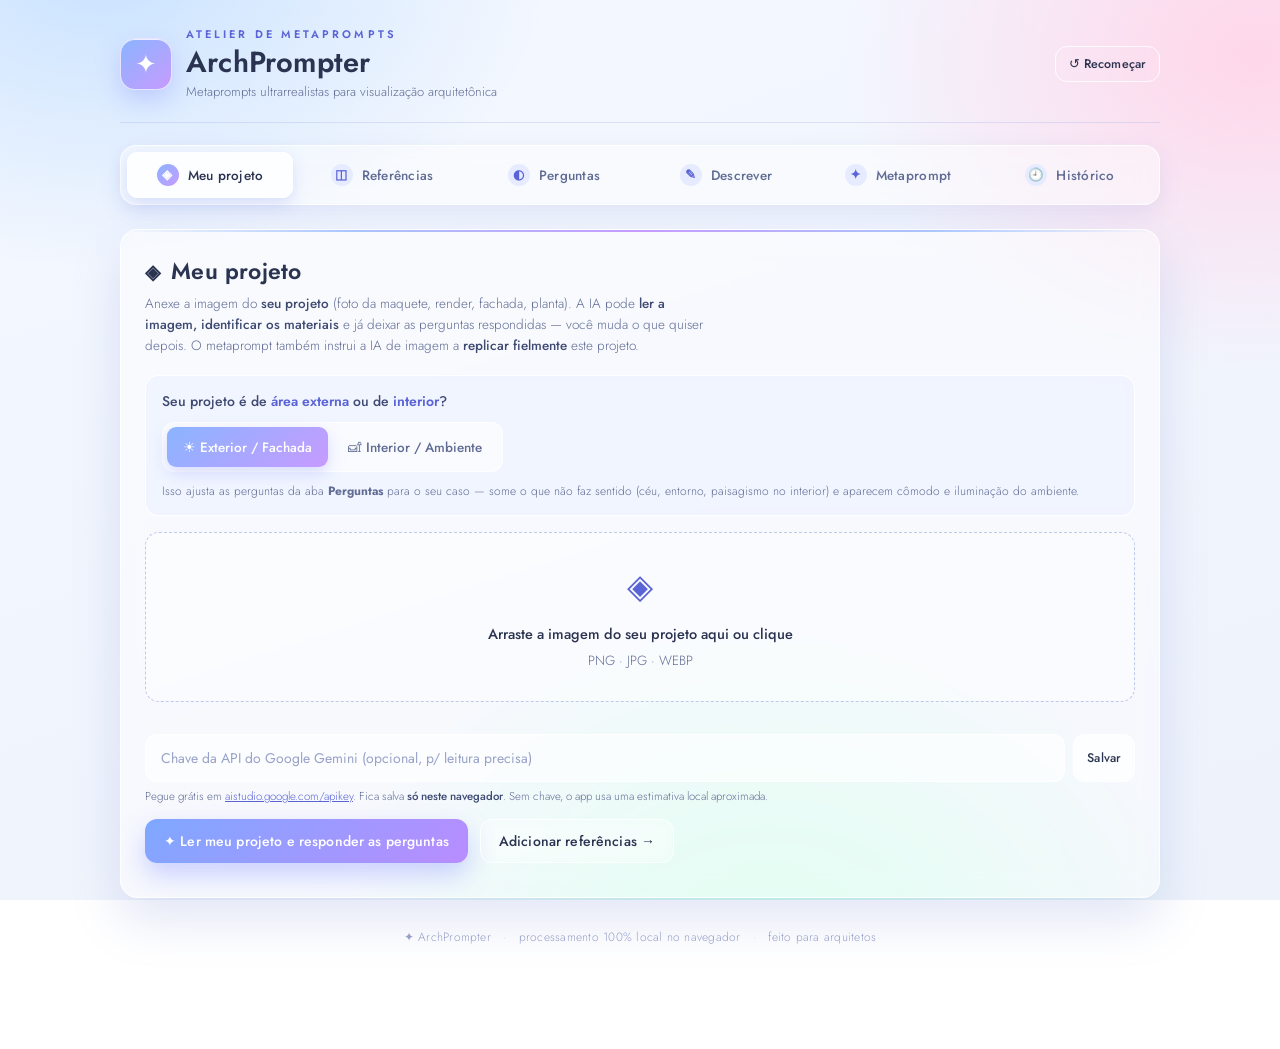
<file: archrender/index.html>
<!doctype html>
<html lang="pt-BR">
<head>
<meta charset="utf-8" />
<meta name="viewport" content="width=device-width, initial-scale=1, viewport-fit=cover" />
<meta name="theme-color" content="#f4f1ea" />
<title>ArchPrompter — Metaprompts Ultrarrealistas para Arquitetura</title>
<link rel="icon" href="data:image/svg+xml,%3Csvg xmlns='http://www.w3.org/2000/svg' viewBox='0 0 100 100'%3E%3Ctext y='.9em' font-size='84'%3E%E2%9C%A6%3C/text%3E%3C/svg%3E" />
<link rel="preconnect" href="https://fonts.googleapis.com" />
<link rel="preconnect" href="https://fonts.gstatic.com" crossorigin />
<link href="https://fonts.googleapis.com/css2?family=Cormorant+Garamond:ital,wght@0,500;0,600;0,700;1,500&family=Jost:wght@300;400;500;600&display=swap" rel="stylesheet" />
<style>
:root{
  --bg:#eef2fb; --bg-2:#e9eefb; --paper:rgba(255,255,255,.44); --paper-2:rgba(255,255,255,.62);
  --ink:#2a3350; --ink-soft:#3f4a72; --muted:#616c94; --faint:#98a2c8;
  --gold:#7e8dff; --gold-deep:#5b64d6; --gold-soft:#cdd6ff;
  --acc2:#b98cff;
  --line:rgba(150,165,222,.28); --line-2:rgba(255,255,255,.85);
  --ok:#3f9a86; --bad:#c4607f;
  --radius:18px;
  --serif:"Jost", -apple-system, BlinkMacSystemFont, "Segoe UI", Roboto, Helvetica, Arial, sans-serif;
  --sans:"Jost", -apple-system, BlinkMacSystemFont, "Segoe UI", Roboto, Helvetica, Arial, sans-serif;
  --shadow:0 22px 50px rgba(110,130,210,.20);
  --shadow-sm:0 8px 22px rgba(110,130,210,.14);
}
*{box-sizing:border-box}
html,body{margin:0;padding:0}
body{
  font-family:var(--sans); color:var(--ink); min-height:100vh; -webkit-font-smoothing:antialiased;
  line-height:1.55; font-weight:400;
  background:
    radial-gradient(680px 460px at 8% -4%, #c9e2ff 0%, transparent 66%),
    radial-gradient(620px 480px at 98% 6%, #ffd6ea 0%, transparent 66%),
    radial-gradient(680px 560px at 60% 108%, #c7ffe6 0%, transparent 64%),
    linear-gradient(162deg,#f4f8ff,#eef2fb);
  background-attachment:fixed;
}
::selection{background:#d7ccff;color:#22305c}
a{color:var(--gold-deep)}
.wrap{max-width:1080px;margin:0 auto;padding:26px 20px 90px}

/* Header */
header.top{display:flex;align-items:center;justify-content:space-between;gap:16px;flex-wrap:wrap;
  padding-bottom:20px;margin-bottom:22px;border-bottom:1px solid var(--line)}
.brand{display:flex;align-items:center;gap:14px}
.brand-mark{
  width:52px;height:52px;border-radius:15px;display:grid;place-items:center;font-size:26px;flex:none;color:#fff;
  background:linear-gradient(140deg,#8ab4ff,#c79bff);
  border:1px solid rgba(255,255,255,.7);box-shadow:inset 0 1px 0 rgba(255,255,255,.8), 0 10px 24px rgba(150,160,255,.42)
}
.brand h1{font-family:var(--serif);font-weight:600;font-size:29px;margin:0;letter-spacing:.2px;line-height:1}
.brand .kick{font-size:11px;letter-spacing:.28em;text-transform:uppercase;color:var(--gold-deep);margin:0 0 5px;font-weight:600}
.brand p{margin:5px 0 0;font-size:13px;color:var(--muted);font-weight:300}
.top-actions{display:flex;gap:10px;flex-wrap:wrap}

/* Tabs */
.modebar{display:flex;gap:6px;background:var(--paper);border:1px solid var(--line-2);border-radius:16px;
  padding:6px;margin-bottom:24px;box-shadow:var(--shadow-sm);flex-wrap:wrap;-webkit-backdrop-filter:blur(10px);backdrop-filter:blur(10px)}
.modebar button{flex:1;min-width:120px;border:0;background:transparent;color:var(--muted);padding:12px 10px;border-radius:11px;
  font-family:var(--sans);font-weight:500;font-size:13.5px;cursor:pointer;transition:.18s;letter-spacing:.02em;
  display:flex;align-items:center;justify-content:center;gap:9px}
.modebar button .n{display:grid;place-items:center;width:22px;height:22px;border-radius:50%;
  background:#e6ebff;color:var(--gold-deep);font-family:var(--sans);font-weight:700;font-size:12.5px;flex:none}
.modebar button:hover{color:var(--ink-soft)}
.modebar button.active{background:rgba(255,255,255,.82);color:var(--ink);
  box-shadow:inset 0 0 0 1px rgba(255,255,255,.9), 0 6px 16px rgba(140,155,235,.28)}
.modebar button.active .n{background:linear-gradient(140deg,#8ab4ff,#c79bff);color:#fff}

/* Panels */
.panel{background:var(--paper);border:1px solid var(--line-2);border-radius:var(--radius);padding:24px;margin-bottom:18px;
  box-shadow:var(--shadow);position:relative;overflow:hidden;-webkit-backdrop-filter:blur(12px);backdrop-filter:blur(12px)}
.panel::before{content:"";position:absolute;top:0;left:0;right:0;height:2px;
  background:linear-gradient(90deg,transparent,#a9c6ff 22%,#c79bff 50%,#a9c6ff 78%,transparent)}
.panel h2{font-family:var(--serif);font-weight:600;font-size:23px;margin:0 0 4px;display:flex;align-items:center;gap:11px;letter-spacing:.2px}
.panel h2 .ic{font-size:20px}
.panel .hint{color:var(--muted);font-size:13.5px;margin:0 0 18px;font-weight:300;max-width:70ch}
.panel .hint strong{color:var(--ink-soft);font-weight:500}

/* Dropzone */
.drop{border:1.5px dashed rgba(140,158,220,.55);border-radius:14px;padding:28px 20px;text-align:center;cursor:pointer;
  transition:.18s;background:rgba(255,255,255,.4)}
.drop:hover,.drop.over{border-color:var(--gold);background:rgba(255,255,255,.7)}
.drop .big{font-size:34px;color:var(--gold-deep)}
.drop p{margin:9px 0 3px;font-weight:500;font-size:14.5px}
.drop small{color:var(--muted);font-weight:300}
.thumbs{display:grid;grid-template-columns:repeat(auto-fill,minmax(120px,1fr));gap:12px;margin-top:16px}
.thumb{position:relative;border-radius:12px;overflow:hidden;border:1px solid var(--line-2);aspect-ratio:1;background:#e4ebfb;box-shadow:var(--shadow-sm)}
.thumb img{width:100%;height:100%;object-fit:cover;display:block}
.thumb .rm{position:absolute;top:6px;right:6px;width:26px;height:26px;border:0;border-radius:50%;
  background:rgba(255,255,255,.85);color:var(--bad);font-size:15px;line-height:1;cursor:pointer;display:grid;place-items:center;box-shadow:var(--shadow-sm)}
.thumb select{position:absolute;left:0;right:0;bottom:0;border:0;color:#fff;background:linear-gradient(0deg,#000a,#0000);
  width:100%;font-size:11px;padding:6px;font-family:var(--sans)}
.refnote{margin-top:14px;background:rgba(230,238,255,.6);border:1px solid var(--line-2);border-radius:12px;padding:12px 15px;
  font-size:12.5px;color:var(--ink-soft);display:flex;gap:10px}
.refnote .ic{color:var(--gold-deep);font-size:16px}
.keyrow{display:flex;gap:8px;margin:16px 0 6px}
.keyrow input{flex:1}
.keyhelp{display:block;color:var(--muted);font-size:11.5px;font-weight:300;line-height:1.5}
.keyhelp strong{color:var(--ink-soft);font-weight:500}
.ai-summary{background:linear-gradient(180deg,rgba(255,255,255,.7),rgba(224,233,255,.55));border:1px solid var(--gold-soft);border-radius:12px;padding:15px 17px;margin-bottom:20px}
.ai-summary .ttl{font-family:var(--sans);font-size:10.5px;letter-spacing:.2em;text-transform:uppercase;color:var(--gold-deep);font-weight:700;margin-bottom:9px;display:flex;align-items:center;gap:7px}
.ai-summary dl{margin:0;display:grid;grid-template-columns:auto 1fr;gap:5px 12px}
.ai-summary dt{font-size:12px;color:var(--muted);font-weight:500}
.ai-summary dd{margin:0;font-size:13px;color:var(--ink)}
.ai-summary .foot{margin-top:10px;font-size:11.5px;color:var(--muted);font-weight:300}

/* Question groups */
.group{margin-bottom:24px;padding-bottom:22px;border-bottom:1px solid var(--line)}
.group:last-child{margin-bottom:0;padding-bottom:0;border-bottom:0}
.group .gtitle{font-family:var(--serif);font-size:19px;font-weight:600;margin:0 0 3px;display:flex;align-items:baseline;gap:11px;letter-spacing:.2px}
.group .gtitle .badge{font-family:var(--sans);font-size:9.5px;font-weight:700;letter-spacing:.22em;text-transform:uppercase;
  color:var(--gold-deep);background:rgba(232,237,255,.9);border:1px solid var(--gold-soft);padding:3px 9px;border-radius:20px}
.group .gsub{color:var(--muted);font-size:12.5px;margin:0 0 13px;font-weight:300}
.chips{display:flex;flex-wrap:wrap;gap:9px}
.chip{
  border:1px solid rgba(255,255,255,.85);background:rgba(255,255,255,.55);color:var(--ink-soft);
  padding:9px 15px;border-radius:24px;font-size:13.5px;cursor:pointer;transition:.14s;user-select:none;font-weight:400;
  -webkit-backdrop-filter:blur(4px);backdrop-filter:blur(4px)
}
.chip:hover{border-color:var(--gold);color:var(--ink);transform:translateY(-1px);box-shadow:var(--shadow-sm)}
.chip.on{background:linear-gradient(140deg,#a9c6ff,#d7b6ff);border-color:#fff;color:#22305c;
  font-weight:600;box-shadow:0 6px 16px rgba(150,160,255,.35)}

/* Inputs */
textarea,input[type=text],input[type=password]{
  width:100%;background:rgba(255,255,255,.6);border:1px solid var(--line-2);color:var(--ink);
  padding:13px 15px;border-radius:12px;font-size:14px;resize:vertical;font-family:var(--sans)
}
textarea::placeholder,input::placeholder{color:var(--faint)}
textarea:focus,input:focus{outline:2px solid var(--gold);border-color:transparent;background:#fff}
.free{margin-top:12px}
.free label{display:block;font-size:11px;color:var(--muted);margin-bottom:5px;font-weight:500;letter-spacing:.04em;text-transform:uppercase}

/* Buttons */
.btn{border:1px solid var(--line-2);background:rgba(255,255,255,.62);color:var(--ink);padding:11px 18px;border-radius:12px;
  font-family:var(--sans);font-weight:500;font-size:14px;cursor:pointer;transition:.16s;display:inline-flex;align-items:center;gap:8px;letter-spacing:.01em;
  -webkit-backdrop-filter:blur(6px);backdrop-filter:blur(6px)}
.btn:hover{border-color:var(--gold);box-shadow:var(--shadow-sm)}
.btn.primary{background:linear-gradient(140deg,#7ea8ff,#b98cff);border-color:transparent;color:#fff;
  box-shadow:0 12px 26px rgba(140,150,255,.42)}
.btn.primary:hover{filter:brightness(1.05)}
.btn.ghost{background:transparent}
.btn.sm{padding:8px 13px;font-size:12.5px}
.btn:disabled{opacity:.5;cursor:not-allowed}
.btn.rec{background:linear-gradient(140deg,#f58bb0,#d15f8a);border-color:transparent;color:#fff}
.btn.rec #mic-ic{animation:recpulse 1.1s ease-in-out infinite}
@keyframes recpulse{0%,100%{opacity:.35}50%{opacity:1}}
.actionbar{display:flex;gap:12px;flex-wrap:wrap;align-items:center;margin-top:8px}

/* Output */
.out-block{margin-bottom:18px}
.out-head{display:flex;align-items:center;justify-content:space-between;gap:10px;margin-bottom:8px}
.out-head h3{font-family:var(--sans);font-size:11px;letter-spacing:.2em;text-transform:uppercase;margin:0;color:var(--muted);
  display:flex;align-items:center;gap:9px;font-weight:700}
.out-head h3 .dot{width:8px;height:8px;border-radius:50%}
pre.code{
  background:rgba(255,255,255,.55);border:1px solid var(--line-2);border-radius:12px;padding:16px;margin:0;
  white-space:pre-wrap;word-break:break-word;font-family:ui-monospace,"SF Mono",Menlo,Consolas,monospace;
  font-size:13px;line-height:1.6;color:#333a52;max-height:420px;overflow:auto
}
pre.metaprompt{background:linear-gradient(180deg,rgba(255,255,255,.78),rgba(226,235,255,.6));border-color:var(--gold-soft);
  font-family:var(--sans);font-size:14px;line-height:1.68;color:#2c3352}
textarea.code{display:block;width:100%;resize:vertical;min-height:180px;
  font-family:ui-monospace,"SF Mono",Menlo,Consolas,monospace;background:rgba(255,255,255,.6);border:1px solid var(--line-2);
  border-radius:12px;padding:16px;font-size:13px;line-height:1.6;color:#333a52}
textarea.metaprompt{font-family:var(--sans);font-size:14.5px;line-height:1.7;min-height:300px;
  background:linear-gradient(180deg,rgba(255,255,255,.82),rgba(226,235,255,.62));border-color:var(--gold-soft);color:#2c3352}
.rational{background:rgba(232,240,255,.5);border:1px solid var(--line-2);border-radius:12px;padding:17px;font-size:13.5px;color:var(--ink-soft);font-weight:300}
.rational strong{color:var(--gold-deep);font-weight:600}
.rational ul{margin:9px 0 0;padding-left:18px}
.rational li{margin:5px 0}

/* misc */
.toast{position:fixed;bottom:24px;left:50%;transform:translateX(-50%) translateY(20px);
  background:rgba(255,255,255,.9);border:1px solid var(--gold);color:var(--ink);padding:12px 20px;border-radius:12px;
  box-shadow:var(--shadow);opacity:0;transition:.25s;pointer-events:none;z-index:60;font-size:14px;font-weight:500;
  -webkit-backdrop-filter:blur(8px);backdrop-filter:blur(8px)}
.toast.show{opacity:1;transform:translateX(-50%) translateY(0)}
.footnote{color:var(--faint);font-size:12px;text-align:center;margin-top:30px;font-weight:300;letter-spacing:.02em}
.footnote .div{color:var(--gold-soft);margin:0 8px}
.hidden{display:none!important}
.warnbox{background:rgba(255,238,246,.7);border:1px solid #e6a9c4;border-radius:12px;padding:13px 16px;font-size:13px;
  color:#a24f74;margin-bottom:16px;display:flex;gap:11px}
.warnbox .ic{font-size:17px}
.count-pill{font-size:12px;color:var(--gold-deep);background:rgba(232,237,255,.85);border:1px solid var(--gold-soft);padding:4px 12px;border-radius:16px;font-weight:500}
.hist-empty{color:var(--muted);font-size:13.5px;font-weight:300;padding:14px 2px}
.hist-item{display:flex;gap:14px;background:rgba(255,255,255,.5);border:1px solid var(--line-2);border-radius:14px;padding:13px;margin-bottom:12px;-webkit-backdrop-filter:blur(6px);backdrop-filter:blur(6px)}
.hist-thumb{width:88px;height:88px;flex:none;border-radius:10px;overflow:hidden;background:#e4ebfb;border:1px solid var(--line-2);display:grid;place-items:center;color:var(--faint);font-size:22px}
.hist-thumb img{width:100%;height:100%;object-fit:cover;display:block}
.hist-body{flex:1;min-width:0}
.hist-top{display:flex;align-items:baseline;justify-content:space-between;gap:8px;flex-wrap:wrap;margin-bottom:5px}
.hist-label{font-family:var(--serif);font-size:16px;font-weight:600;color:var(--ink)}
.hist-date{font-size:11.5px;color:var(--muted)}
.hist-preview{font-size:12.5px;color:var(--ink-soft);font-weight:300;line-height:1.5;max-height:3em;overflow:hidden;
  display:-webkit-box;-webkit-line-clamp:2;-webkit-box-orient:vertical;margin-bottom:9px}
.hist-actions{display:flex;gap:7px;flex-wrap:wrap}
/* Gerar imagem (Nano Banana) */
.gen-hero{margin:2px 0 24px;text-align:center;padding:22px 20px;border-radius:16px;
  background:linear-gradient(180deg,#fffdf7,#f5ead2);border:1px solid var(--gold-soft);box-shadow:inset 0 1px 0 #fff}
.gen-hero .gh-kick{font-size:10.5px;letter-spacing:.26em;text-transform:uppercase;color:var(--gold-deep);font-weight:600;margin-bottom:13px}
.btn-gen{width:100%;border:0;cursor:pointer;font-family:var(--serif);font-weight:600;font-size:22px;letter-spacing:.5px;
  color:#402d10;padding:21px 24px;border-radius:14px;position:relative;overflow:hidden;
  background:linear-gradient(135deg,#f6e3b4,#dcb26c 38%,#bd8b44 62%,#eac98f);
  box-shadow:0 16px 36px rgba(176,141,87,.42), inset 0 1px 0 #fff7e4;transition:.18s;
  display:flex;align-items:center;justify-content:center;gap:13px;flex-wrap:wrap}
.btn-gen:hover{filter:brightness(1.05);transform:translateY(-1px)}
.btn-gen:disabled{opacity:.75;cursor:wait;transform:none}
.btn-gen .gi{font-size:21px}
.btn-gen .gsub2{font-family:var(--sans);font-weight:600;font-size:10.5px;letter-spacing:.18em;text-transform:uppercase;
  background:#3a2a12;color:#f4dcb0;padding:4px 11px;border-radius:20px}
.btn-gen::after{content:"";position:absolute;top:0;left:-60%;width:38%;height:100%;pointer-events:none;
  background:linear-gradient(100deg,transparent,rgba(255,255,255,.6),transparent);transform:skewX(-20deg);animation:shine 3.4s ease-in-out infinite}
@keyframes shine{0%,58%{left:-60%}100%{left:135%}}
.gen-status{font-size:12.5px;color:var(--muted);margin-top:12px;font-weight:300}
.gen-status a{color:var(--gold-deep)}
.gen-result{margin-top:16px}
.gen-result img{width:100%;border-radius:14px;border:1px solid var(--line-2);box-shadow:var(--shadow);display:block}
.gen-actions{display:flex;gap:10px;justify-content:center;margin-top:12px;flex-wrap:wrap}
.spin{display:inline-block;width:16px;height:16px;border:2px solid rgba(64,45,16,.35);border-top-color:#402d10;border-radius:50%;animation:spin .8s linear infinite;vertical-align:-3px}
@keyframes spin{to{transform:rotate(360deg)}}
@media (max-width:560px){.wrap{padding:18px 13px 76px}.brand h1{font-size:24px}.modebar button span:not(.n){display:none}.modebar button{min-width:0}.panel{padding:18px}.btn-gen{font-size:18px}}

/* Seletor de cena: exterior vs interior */
.scene-pick{background:rgba(232,237,255,.5);border:1px solid var(--line-2);border-radius:14px;padding:15px 16px;margin:2px 0 16px;
  display:flex;flex-direction:column;gap:10px;-webkit-backdrop-filter:blur(6px);backdrop-filter:blur(6px)}
.scene-pick.compact{background:transparent;border:0;padding:0;margin:0 0 16px;flex-direction:row;align-items:center;gap:12px;flex-wrap:wrap;-webkit-backdrop-filter:none;backdrop-filter:none}
.scene-q{font-size:14px;color:var(--ink-soft);font-weight:500}
.scene-q strong{color:var(--gold-deep);font-weight:600}
.scene-help{font-size:12px;color:var(--muted);font-weight:300;line-height:1.5}
.seg{display:inline-flex;gap:4px;background:rgba(255,255,255,.6);border:1px solid var(--line-2);border-radius:12px;padding:4px;align-self:flex-start}
.seg button{border:0;background:transparent;color:var(--muted);font-family:var(--sans);font-weight:500;font-size:13.5px;
  padding:9px 16px;border-radius:9px;cursor:pointer;transition:.16s;white-space:nowrap;min-height:40px}
.seg button:hover{color:var(--ink-soft)}
.seg button.active{background:linear-gradient(140deg,#8ab4ff,#c79bff);color:#fff;box-shadow:0 6px 16px rgba(150,160,255,.35)}
.seg button:focus-visible{outline:2px solid var(--gold-deep);outline-offset:2px}
@media (max-width:560px){.seg button{padding:9px 12px;font-size:12.5px}}
</style>
</head>
<body>
<div class="wrap">
  <header class="top">
    <div class="brand">
      <div class="brand-mark">✦</div>
      <div>
        <p class="kick">Atelier de Metaprompts</p>
        <h1>ArchPrompter</h1>
        <p>Metaprompts ultrarrealistas para visualização arquitetônica</p>
      </div>
    </div>
    <div class="top-actions">
      <button class="btn ghost sm" id="btn-reset">↺ Recomeçar</button>
    </div>
  </header>

  <div class="modebar" id="modebar">
    <button data-mode="project" class="active"><span class="n">◈</span><span>Meu projeto</span></button>
    <button data-mode="refs"><span class="n">◫</span><span>Referências</span></button>
    <button data-mode="guided"><span class="n">◐</span><span>Perguntas</span></button>
    <button data-mode="describe"><span class="n">✎</span><span>Descrever</span></button>
    <button data-mode="output"><span class="n">✦</span><span>Metaprompt</span></button>
    <button data-mode="history"><span class="n">🕘</span><span>Histórico</span></button>
  </div>

  <!-- ===== MEU PROJETO ===== -->
  <section id="mode-project" class="mode">
    <div class="panel">
      <h2><span class="ic">◈</span> Meu projeto</h2>
      <p class="hint">Anexe a imagem do <strong>seu projeto</strong> (foto da maquete, render, fachada, planta). A IA pode <strong>ler a imagem, identificar os materiais</strong> e já deixar as perguntas respondidas — você muda o que quiser depois. O metaprompt também instrui a IA de imagem a <strong>replicar fielmente</strong> este projeto.</p>
      <div class="scene-pick" id="scene-pick">
        <span class="scene-q">Seu projeto é de <strong>área externa</strong> ou de <strong>interior</strong>?</span>
        <div class="seg" id="scene-seg" role="group" aria-label="Tipo de projeto">
          <button type="button" data-scene="exterior" class="active">☀ Exterior / Fachada</button>
          <button type="button" data-scene="interior">🛋 Interior / Ambiente</button>
        </div>
        <small class="scene-help">Isso ajusta as perguntas da aba <strong>Perguntas</strong> para o seu caso — some o que não faz sentido (céu, entorno, paisagismo no interior) e aparecem cômodo e iluminação do ambiente.</small>
      </div>

      <div class="drop" id="drop-project">
        <div class="big">◈</div>
        <p>Arraste a imagem do seu projeto aqui ou clique</p>
        <small>PNG · JPG · WEBP</small>
        <input type="file" id="file-project" accept="image/*" multiple hidden />
      </div>
      <div class="thumbs" id="thumbs-project"></div>

      <div class="keyrow">
        <input type="password" id="gemini-key" placeholder="Chave da API do Google Gemini (opcional, p/ leitura precisa)" autocomplete="off" />
        <button class="btn sm" id="btn-savekey">Salvar</button>
      </div>
      <small class="keyhelp">Pegue grátis em <a href="https://aistudio.google.com/apikey" target="_blank" rel="noopener">aistudio.google.com/apikey</a>. Fica salva <strong>só neste navegador</strong>. Sem chave, o app usa uma estimativa local aproximada.</small>

      <div class="actionbar" style="margin-top:14px">
        <button class="btn primary" id="btn-analyze-proj">✦ Ler meu projeto e responder as perguntas</button>
        <button class="btn ghost" data-goto="refs">Adicionar referências →</button>
      </div>
      <div id="proj-hint" class="gsub" style="margin-top:10px"></div>
    </div>
  </section>

  <!-- ===== REFERÊNCIAS ===== -->
  <section id="mode-refs" class="mode hidden">
    <div class="panel">
      <h2><span class="ic">◫</span> Referências de estilo</h2>
      <p class="hint">Anexe imagens de <strong>como você quer que a renderização fique</strong> — clima, luz, acabamento, atmosfera. O metaprompt instrui a IA a <strong>imitar o estilo</strong> dessas referências (sem copiar o edifício delas). Marque o que cada imagem representa.</p>
      <div class="drop" id="drop-refs">
        <div class="big">◫</div>
        <p>Arraste referências de estilo aqui ou clique</p>
        <small>PNG · JPG · WEBP</small>
        <input type="file" id="file-refs" accept="image/*" multiple hidden />
      </div>
      <div class="thumbs" id="thumbs-refs"></div>
      <div class="refnote"><span class="ic">✦</span><div><strong>Importante:</strong> ao gerar a imagem, anexe estas <u>mesmas imagens</u> (projeto + referências) na IA de imagem junto com o metaprompt — Gemini / Nano Banana usam as imagens para chegar mais perto do que você quer.</div></div>
    </div>
    <div class="actionbar">
      <button class="btn primary" data-goto="guided">Continuar para as perguntas →</button>
      <button class="btn ghost" data-goto="describe">Prefiro descrever em texto</button>
    </div>
  </section>

  <!-- ===== DESCRIBE ===== -->
  <section id="mode-describe" class="mode hidden">
    <div class="panel">
      <h2><span class="ic">✎</span> Descreva como você quer a imagem</h2>
      <p class="hint">Escreva livremente, em português. Ex.: <em>"fachada de casa de concreto e madeira ao pôr do sol, no campo, com piscina, estilo minimalista, foto de drone, nano banana"</em>. O atelier lê suas palavras e <strong>pré-seleciona as perguntas</strong> — inclusive o motor-alvo.</p>
      <textarea id="describe-text" rows="6" placeholder="Descreva o projeto, os materiais, o clima, o enquadramento, a sensação e a ferramenta onde vai gerar (Gemini / Nano Banana, Midjourney, etc.)…"></textarea>
      <div class="actionbar">
        <button class="btn" id="btn-mic"><span id="mic-ic">🎙</span> <span id="mic-label">Gravar áudio</span></button>
        <button class="btn primary" id="btn-analyze">✦ Analisar e montar as perguntas</button>
        <span class="count-pill" id="detected"></span>
      </div>
      <div id="mic-hint" class="gsub" style="margin-top:10px"></div>
    </div>
  </section>

  <!-- ===== GUIDED ===== -->
  <section id="mode-guided" class="mode hidden">
    <div class="panel">
      <h2><span class="ic">◐</span> Defina cada detalhe da imagem</h2>
      <p class="hint">Clique nas opções. Quanto mais específico, mais rico e fiel o metaprompt. Cada bloco tem também um campo livre para o que faltar.</p>
      <div class="scene-pick compact">
        <span class="scene-q">Perguntas para: <strong id="scene-badge">Exterior / Fachada</strong></span>
        <div class="seg" role="group" aria-label="Tipo de projeto">
          <button type="button" data-scene="exterior" class="active">☀ Exterior</button>
          <button type="button" data-scene="interior">🛋 Interior</button>
        </div>
      </div>
      <div id="ai-summary" class="hidden"></div>
      <div id="groups"></div>
    </div>
    <div class="actionbar">
      <button class="btn primary" id="btn-generate">✦ Gerar metaprompt ultrarrealista →</button>
      <span class="count-pill" id="sel-count">0 opções selecionadas</span>
    </div>
  </section>

  <!-- ===== OUTPUT ===== -->
  <section id="mode-output" class="mode hidden">
    <div class="panel">
      <h2><span class="ic">✦</span> Seu metaprompt</h2>
      <p class="hint">Começa com a <strong>Instrução padrão (ordem)</strong> — que obriga a IA a seguir o prompt à risca, replicar fielmente a imagem anexada e obedecer 100% ao negative prompt. Em seguida, o prompt em <strong>5 pilares</strong> (input arquitetônico · câmera · luz · materiais · vida/atmosfera), em <strong>português e editável</strong>. Ajuste, clique em <strong>Traduzir para inglês</strong> e cole na IA (no Google Flow, use <strong>Copiar tudo</strong>).</p>

      <div id="warn-slot"></div>

      <div class="out-block" id="order-block">
        <div class="out-head">
          <h3><span class="dot" style="background:var(--gold-deep)"></span> Instrução padrão (ordem) <span style="text-transform:none;letter-spacing:0;font-weight:400">— cole no topo</span></h3>
          <button class="btn sm" data-copy="order">⧉ Copiar</button>
        </div>
        <textarea class="code" id="out-order" spellcheck="false"></textarea>
      </div>

      <div class="out-block">
        <div class="out-head">
          <h3><span class="dot" style="background:var(--gold)"></span> <span id="prompt-label">Metaprompt</span></h3>
          <div style="display:flex;gap:8px;flex-wrap:wrap">
            <button class="btn sm" id="btn-translate">🌐 Traduzir para inglês</button>
            <button class="btn sm" data-copy="prompt">⧉ Copiar</button>
          </div>
        </div>
        <textarea class="code metaprompt" id="out-prompt" spellcheck="false"></textarea>
        <div id="translate-note" class="gsub" style="margin-top:7px"></div>
      </div>

      <div class="out-block" id="neg-block">
        <div class="out-head">
          <h3><span class="dot" style="background:var(--bad)"></span> Negative prompt <span style="text-transform:none;letter-spacing:0;font-weight:400">(editável)</span></h3>
          <button class="btn sm" data-copy="neg">⧉ Copiar</button>
        </div>
        <textarea class="code" id="out-neg" spellcheck="false"></textarea>
      </div>

      <div class="out-block" id="params-block">
        <div class="out-head">
          <h3><span class="dot" style="background:var(--gold-deep)"></span> Como usar / parâmetros</h3>
          <button class="btn sm" data-copy="params">⧉ Copiar</button>
        </div>
        <pre class="code" id="out-params"></pre>
      </div>

      <div class="out-block">
        <div class="out-head">
          <h3><span class="dot" style="background:var(--ok)"></span> Racional técnico</h3>
        </div>
        <div class="rational" id="out-rational"></div>
      </div>

      <div class="actionbar">
        <button class="btn primary" data-copy="all">⧉ Copiar tudo</button>
        <button class="btn ghost" data-goto="guided">← Ajustar respostas</button>
      </div>
    </div>
  </section>

  <!-- ===== HISTÓRICO ===== -->
  <section id="mode-history" class="mode hidden">
    <div class="panel">
      <h2><span class="ic">🕘</span> Histórico de prompts</h2>
      <p class="hint">Cada metaprompt gerado fica salvo aqui (com a miniatura do projeto), <strong>só neste navegador</strong>. Copie prompts antigos quando quiser.</p>
      <div class="actionbar" style="margin-bottom:12px">
        <button class="btn ghost sm" id="btn-clear-history">🗑 Limpar histórico</button>
        <span class="count-pill" id="hist-count"></span>
      </div>
      <div id="history-list"></div>
    </div>
  </section>

  <p class="footnote">✦ ArchPrompter <span class="div">·</span> processamento 100% local no navegador <span class="div">·</span> feito para arquitetos</p>
</div>

<div class="toast" id="toast"></div>

<script>
/* =========================================================================
   ArchPrompter — motor de metaprompt ultrarrealista
   Cada opção: {id, pt, en, tex?(descrição rica de material), k?(palavras-chave)}
   ========================================================================= */
const GROUPS = [
  {
    id:"typology", part:"subject", type:"single", badge:"Tema",
    title:"Tipologia / tema principal", sub:"O que é o projeto?",
    options:[
      {id:"house", pt:"Residência unifamiliar", en:"single-family residence", k:["casa","residencia","residência","sobrado","house","home"]},
      {id:"apt", pt:"Edifício residencial", en:"multi-story residential building", k:["predio","prédio","edificio","edifício","apartamento","building"]},
      {id:"interior", pt:"Interior residencial", en:"residential interior space", k:["interior","sala","cozinha","quarto","living","dentro"]},
      {id:"retail", pt:"Comércio / varejo", en:"retail commercial space", k:["loja","varejo","comercio","comércio","store","shop"]},
      {id:"office", pt:"Escritório corporativo", en:"corporate office space", k:["escritorio","escritório","office","corporativo"]},
      {id:"hotel", pt:"Hotel / hospitality", en:"boutique hotel", k:["hotel","pousada","resort","hospitality"]},
      {id:"restaurant", pt:"Restaurante / café", en:"restaurant and café interior", k:["restaurante","cafe","café","bar","bistro"]},
      {id:"cultural", pt:"Cultural / museu", en:"cultural museum building", k:["museu","cultural","galeria","teatro","biblioteca"]},
      {id:"edu", pt:"Educacional", en:"educational institution building", k:["escola","universidade","faculdade","educacional"]},
      {id:"pavilion", pt:"Pavilhão / efêmero", en:"architectural pavilion", k:["pavilhao","pavilhão","pavilion","efemero"]},
      {id:"landscape", pt:"Paisagismo / praça", en:"public landscape and plaza", k:["praca","praça","paisagismo","parque","plaza"]},
      {id:"retrofit", pt:"Reforma / retrofit", en:"adaptive reuse retrofit", k:["reforma","retrofit","restauro","renovacao"]},
      {id:"health", pt:"Clínica / saúde", en:"healthcare clinic building", k:["clinica","clínica","hospital","saude","saúde","consultorio"]},
      {id:"religious", pt:"Religioso / capela", en:"chapel or religious building", k:["capela","igreja","templo","religioso","catedral"]},
      {id:"villa", pt:"Villa / mansão de luxo", en:"luxury villa", k:["villa","mansao","mansão","luxo"]},
      {id:"townhouse", pt:"Sobrado geminado / townhouse", en:"townhouse row housing", k:["townhouse","geminado","vila"]},
      {id:"tower", pt:"Torre / arranha-céu", en:"high-rise tower", k:["torre","arranha-ceu","arranha-céu","skyscraper"]},
      {id:"mixeduse", pt:"Uso misto", en:"mixed-use building", k:["uso misto","mixed use","misto"]},
      {id:"mall", pt:"Shopping / centro comercial", en:"shopping mall", k:["shopping","mall","centro comercial"]},
      {id:"factory", pt:"Industrial / galpão", en:"industrial warehouse", k:["galpao","galpão","industria","indústria","fabrica","fábrica","warehouse"]},
      {id:"sports", pt:"Esportivo / arena", en:"sports arena", k:["arena","estadio","estádio","ginasio","ginásio","esportivo"]},
      {id:"winery", pt:"Vinícola / adega", en:"winery", k:["vinicola","vinícola","adega","winery"]},
      {id:"spa", pt:"Spa / bem-estar", en:"spa and wellness retreat", k:["spa","bem-estar","wellness","termas"]},
      {id:"cabin", pt:"Cabana / refúgio", en:"secluded cabin retreat", k:["cabana","refugio","refúgio","chale","chalé","cabin"]},
      {id:"kiosk", pt:"Quiosque / food", en:"compact kiosk pavilion", k:["quiosque","kiosk","food truck","banca"]},
      {id:"coworking", pt:"Coworking / criativo", en:"creative coworking space", k:["coworking","cowork","criativo","startup"]},
    ]
  },
  {
    id:"room", part:"subject", type:"single", badge:"Ambiente", scene:"interior",
    title:"Ambiente / cômodo", sub:"Qual espaço interno é este?",
    options:[
      {id:"living", pt:"Sala de estar", en:"living room", k:["sala de estar","living","estar"]},
      {id:"dining", pt:"Sala de jantar", en:"dining room", k:["sala de jantar","jantar","copa"]},
      {id:"livingdining", pt:"Living integrado", en:"open-plan living and dining room", k:["living integrado","sala integrada","conceito aberto"]},
      {id:"kitchen", pt:"Cozinha", en:"kitchen interior", k:["cozinha","kitchen"]},
      {id:"kitchenisland", pt:"Cozinha gourmet c/ ilha", en:"gourmet kitchen with island", k:["cozinha gourmet","ilha","cooktop"]},
      {id:"bedroom", pt:"Quarto / dormitório", en:"bedroom interior", k:["quarto","dormitorio","dormitório","bedroom"]},
      {id:"suite", pt:"Suíte master", en:"master suite", k:["suite","suíte","suite master"]},
      {id:"kidsroom", pt:"Quarto infantil", en:"children's bedroom", k:["quarto infantil","quarto de bebe","quarto de criança"]},
      {id:"bathroom", pt:"Banheiro / lavabo", en:"bathroom interior", k:["banheiro","lavabo","banho","toalete"]},
      {id:"closet", pt:"Closet / vestíbulo", en:"walk-in closet", k:["closet","vestiario","guarda-roupa"]},
      {id:"homeoffice", pt:"Home office", en:"home office", k:["home office","escritorio em casa","escritório em casa"]},
      {id:"hall", pt:"Hall / entrada", en:"entrance hall and foyer", k:["hall","entrada interna","foyer","vestibulo"]},
      {id:"corridor", pt:"Corredor / circulação", en:"interior corridor", k:["corredor","circulacao interna","circulação"]},
      {id:"stairhall", pt:"Escada / vão interno", en:"interior stairwell", k:["escada interna","vao de escada","vão de escada"]},
      {id:"laundry", pt:"Área de serviço / lavanderia", en:"laundry room", k:["area de serviço","lavanderia","serviço"]},
      {id:"homecinema", pt:"Home theater / cinema", en:"home cinema room", k:["home theater","home cinema","sala de cinema"]},
      {id:"gourmet", pt:"Espaço / varanda gourmet", en:"gourmet balcony interior", k:["espaco gourmet","varanda gourmet","area gourmet"]},
      {id:"office", pt:"Escritório corporativo", en:"corporate office interior", k:["escritorio corporativo","escritório","open office"]},
      {id:"reception", pt:"Recepção / lobby", en:"reception lobby interior", k:["recepcao","recepção","lobby","saguao","saguão"]},
      {id:"meeting", pt:"Sala de reunião", en:"meeting room", k:["sala de reuniao","reunião","board room"]},
      {id:"retail", pt:"Loja / showroom", en:"retail showroom interior", k:["loja","showroom","varejo interno"]},
      {id:"restaurant", pt:"Salão de restaurante", en:"restaurant dining hall interior", k:["restaurante","salao","salão","refeitorio"]},
      {id:"cafebar", pt:"Café / bar", en:"café and bar interior", k:["cafe","café","bar","bistro interno"]},
      {id:"hotelroom", pt:"Quarto de hotel", en:"hotel room interior", k:["quarto de hotel","apartamento de hotel"]},
      {id:"spa", pt:"Spa / sauna", en:"spa interior", k:["spa","sauna","area molhada"]},
      {id:"gym", pt:"Academia / fitness", en:"gym interior", k:["academia","fitness","sala de treino"]},
      {id:"library", pt:"Biblioteca / estúdio", en:"library or studio interior", k:["biblioteca","estudio","estúdio","ateliê"]},
      {id:"clinic", pt:"Consultório / clínica", en:"clinic interior", k:["consultorio","consultório","clinica","clínica"]},
      {id:"winecellar", pt:"Adega / cave", en:"wine cellar interior", k:["adega","cave","cave de vinhos"]},
    ]
  },
  {
    id:"viewpoint", part:"subject", type:"single", badge:"Vista",
    title:"Ponto de vista", sub:"De onde a câmera olha o projeto.",
    options:[
      {id:"exterior", pt:"Exterior / fachada", en:"exterior facade view", k:["fachada","exterior","frente","facade"]},
      {id:"streeteye", pt:"Vista de rua (eye-level)", en:"street-level eye-level view", k:["rua","street","pedestre"]},
      {id:"aerial", pt:"Aérea / drone", en:"elevated aerial drone view", k:["aerea","aérea","drone","aereo","topo","de cima"]},
      {id:"int-view", pt:"Interior amplo", en:"wide interior view", k:["interior amplo","ambiente interno"]},
      {id:"detail", pt:"Detalhe / close", en:"architectural detail close-up", k:["detalhe","close","macro"]},
      {id:"section", pt:"Corte perspectivado", en:"perspective section cut", k:["corte","secao","seção","section"]},
      {id:"axo", pt:"Axonometria", en:"isometric axonometric view", k:["axonometria","isometrica","isométrica","axo"]},
      {id:"twilight", pt:"Fachada com interior aceso", en:"twilight facade with glowing interior", k:["twilight","janela iluminada"]},
      {id:"corner", pt:"Esquina em três quartos", en:"three-quarter corner view", k:["esquina","tres quartos","três quartos"]},
      {id:"frontal", pt:"Frontal / ortogonal", en:"flat frontal elevation view", k:["frontal","ortogonal","elevacao","elevação"]},
      {id:"worm", pt:"Contra-plongée (de baixo)", en:"dramatic worm's-eye upward view", k:["de baixo","contra plongee"]},
      {id:"topdown", pt:"Zenital (topo, 90°)", en:"top-down bird's-eye plan view", k:["zenital","de cima","planta aerea","top down"]},
      {id:"courtyard", pt:"A partir do pátio interno", en:"view from the internal courtyard", k:["patio","pátio","claustro"]},
      {id:"throughframe", pt:"Enquadrado por vão / moldura", en:"framed through a doorway or opening", k:["moldura","vao","vão","enquadrado"]},
      {id:"rooftop", pt:"Cobertura / rooftop", en:"rooftop terrace view", k:["cobertura","rooftop","terraço","terraco"]},
      {id:"entrance", pt:"Acesso / entrada principal", en:"main entrance approach view", k:["entrada","acesso","portico","pórtico"]},
      {id:"gardenview", pt:"A partir do jardim", en:"view from the garden looking back", k:["do jardim","fundos"]},
      {id:"reflection", pt:"Reflexo na água", en:"symmetrical reflection over water", k:["reflexo na agua","reflexo","espelho d agua"]},
      {id:"stairview", pt:"Escada / circulação vertical", en:"stairwell vertical circulation view", k:["escada","circulacao","circulação"]},
      {id:"detailmat", pt:"Detalhe construtivo", en:"construction detail close-up", k:["detalhe construtivo","junta","encontro"]},
      {id:"pano", pt:"Panorâmica ampla", en:"wide panoramic establishing view", k:["panoramica","panorâmica","panorama"]},
      {id:"dusk-aerial", pt:"Aérea ao entardecer", en:"aerial dusk drone view", k:["aerea entardecer","drone noite"]},
      {id:"human-scale", pt:"Nível do pedestre", en:"pedestrian eye-level street view", k:["pedestre","nivel da rua","nível da rua"]},
    ]
  },
  {
    id:"style", part:"style", type:"single", badge:"Estilo",
    title:"Estilo arquitetônico", sub:"A linguagem formal do projeto.",
    options:[
      {id:"contemp", pt:"Contemporâneo minimalista", en:"contemporary minimalist", k:["minimalista","contemporaneo","contemporâneo","minimalist","clean"]},
      {id:"modernist", pt:"Modernista", en:"modernist", k:["modernista","modernism","modern"]},
      {id:"brutalist", pt:"Brutalismo", en:"raw Brutalist", k:["brutalismo","brutalist","brutalista"]},
      {id:"midcentury", pt:"Mid-Century Modern", en:"Mid-Century Modern", k:["mid-century","midcentury","anos 50","anos 60"]},
      {id:"bauhaus", pt:"Bauhaus", en:"Bauhaus functionalist", k:["bauhaus"]},
      {id:"hightech", pt:"High-Tech", en:"High-Tech expressed-structure", k:["high-tech","hightech","tecnologico"]},
      {id:"parametric", pt:"Paramétrico", en:"parametric fluid", k:["parametrico","paramétrico","parametric","fluido","organico"]},
      {id:"decon", pt:"Desconstrutivismo", en:"Deconstructivist", k:["desconstrutivismo","deconstructivist"]},
      {id:"vernacular", pt:"Vernacular / regional", en:"vernacular regional", k:["vernacular","regional"]},
      {id:"industrial", pt:"Industrial", en:"industrial-loft", k:["industrial","loft"]},
      {id:"scandi", pt:"Escandinavo", en:"Scandinavian", k:["escandinavo","nordico","scandinavian"]},
      {id:"japandi", pt:"Japandi / wabi-sabi", en:"Japandi wabi-sabi", k:["japandi","wabi","japones","zen"]},
      {id:"medit", pt:"Mediterrâneo", en:"Mediterranean", k:["mediterraneo","mediterrâneo","grego"]},
      {id:"tropical", pt:"Moderno brasileiro / tropical", en:"Brazilian tropical modernist", k:["tropical","brasileiro","niemeyer","bo bardi"]},
      {id:"artdeco", pt:"Art Déco", en:"Art Déco", k:["art deco","déco","deco"]},
      {id:"organic", pt:"Orgânico (Wright/Gaudí)", en:"organic architecture", k:["organico","orgânico","wright","gaudi","gaudí"]},
      {id:"colonial", pt:"Colonial / tradicional", en:"traditional colonial", k:["colonial","tradicional"]},
      {id:"neoclassic", pt:"Neoclássico", en:"neoclassical", k:["neoclassico","neoclássico","classico","clássico"]},
      {id:"gothic", pt:"Gótico", en:"Gothic", k:["gotico","gótico","gothic"]},
      {id:"artnouveau", pt:"Art Nouveau", en:"Art Nouveau", k:["art nouveau","nouveau"]},
      {id:"futurist", pt:"Futurista / neo-futurismo", en:"neo-futuristic", k:["futurista","futurismo","neofuturismo"]},
      {id:"metabolist", pt:"Metabolismo / cápsulas", en:"Japanese Metabolist", k:["metabolismo","metabolist","capsula","cápsula"]},
      {id:"postmodern", pt:"Pós-moderno", en:"postmodern", k:["pos-moderno","pós-moderno","postmodern"]},
      {id:"mediter-contemp", pt:"Mediterrâneo contemporâneo", en:"contemporary Mediterranean", k:["mediterraneo contemporaneo","ibiza","grego moderno"]},
      {id:"rustic", pt:"Rústico refinado", en:"refined rustic", k:["rustico","rústico","fazenda chique"]},
      {id:"biophilic", pt:"Biofílico", en:"biophilic", k:["biofilico","biofílico","verde","natureza integrada"]},
      {id:"desert-mod", pt:"Desert modernism", en:"desert modernism", k:["desert modern","palm springs","deserto moderno"]},
      {id:"warm-min", pt:"Minimalismo quente", en:"warm minimalism", k:["minimalismo quente","warm minimal","aconchego minimalista"]},
    ]
  },
  {
    id:"materials", part:"materials", type:"multi", badge:"Materiais",
    title:"Materiais principais", sub:"Selecione todos os que aparecem — a materialidade é o coração do realismo.",
    options:[
      {id:"concrete", pt:"Concreto aparente", en:"exposed board-formed concrete", tex:"board-formed exposed concrete with visible timber-plank grain imprints, subtle form-tie holes, fine aggregate speckle, a matte micro-porous surface and gentle grey patina", k:["concreto","concrete","cimento"]},
      {id:"concrete-polish", pt:"Concreto polido", en:"polished concrete", tex:"honed polished concrete with a soft satin sheen, faint trowel swirls, micro hairline variation and subdued reflections", k:["concreto polido","cimento queimado"]},
      {id:"microcement", pt:"Microcimento", en:"microcement", tex:"seamless troweled microcement with a velvety matte finish and delicate tonal cloudiness", k:["microcimento","microcement"]},
      {id:"oak", pt:"Madeira clara (carvalho)", en:"natural light oak", tex:"natural light oak with open tactile grain, soft matte lacquer, subtle ray-fleck figure and warm honey undertones", k:["carvalho","madeira","madeira clara","madeira natural","oak","wood","freijo","freijó"]},
      {id:"walnut", pt:"Madeira escura (nogueira)", en:"walnut wood", tex:"rich walnut with deep chocolate grain, silky satin finish and subtle chatoyance", k:["nogueira","ipe","ipê","madeira escura"]},
      {id:"slats", pt:"Ripado de madeira", en:"vertical wood slats", tex:"vertical timber slat cladding with crisp shadow gaps, consistent reveals and fine visible wood grain", k:["ripado","brise","muxarabi"]},
      {id:"brick", pt:"Tijolo aparente", en:"exposed brick", tex:"handmade clay brick with irregular faces, sandy micro-texture, recessed lime mortar joints and natural tonal variation", k:["tijolo","brick","alvenaria"]},
      {id:"marble", pt:"Mármore", en:"veined marble", tex:"book-matched veined marble with translucent mineral depth, polished specular highlights and delicate flowing veining", k:["marmore","mármore","marble"]},
      {id:"travertine", pt:"Travertino / pedra", en:"travertine stone", tex:"travertine stone with characteristic open pores, a honed matte surface and warm ivory banding", k:["travertino","pedra","stone","granito"]},
      {id:"corten", pt:"Aço corten", en:"weathering Corten steel", tex:"weathering Corten steel with a granular oxidized rust patina, mottled orange-brown tones and a matte rough surface", k:["corten","aco corten","aço corten"]},
      {id:"blacksteel", pt:"Aço / metal preto", en:"matte black steel", tex:"matte black powder-coated steel framing with fine microtexture and soft directional highlights", k:["metal preto","aco preto","aço preto","ferro"]},
      {id:"glass", pt:"Vidro / cristal", en:"floor-to-ceiling glazing", tex:"floor-to-ceiling low-iron glazing with crystal clarity, a faint green edge, physically accurate reflections and refractive depth", k:["vidro","glass","cristal","envidracado","envidraçado"]},
      {id:"smokedglass", pt:"Vidro fumê / espelhado", en:"tinted reflective glass", tex:"tinted reflective curtain-wall glazing with mirror-like environmental reflections and a smoky gradient", k:["vidro fume","fumê","espelhado"]},
      {id:"stucco", pt:"Reboco / estuque branco", en:"white lime plaster", tex:"hand-troweled white lime plaster with soft undulations, a chalky matte finish and gentle shadow play", k:["reboco","estuque","branco","stucco"]},
      {id:"metalpanel", pt:"Painéis metálicos", en:"perforated metal panels", tex:"perforated anodized metal panels with precise perforations, brushed microtexture and a soft metallic sheen", k:["painel metalico","aluminio","perfurado"]},
      {id:"bamboo", pt:"Bambu / palha", en:"bamboo and thatch", tex:"woven bamboo and thatch with fibrous natural texture, warm tone and organic irregularity", k:["bambu","palha","fibra"]},
      {id:"terracotta", pt:"Terracota / cerâmica", en:"terracotta ceramic", tex:"terracotta ceramic with a matte earthen finish, subtle glaze variation and handmade irregularity", k:["terracota","ceramica","cerâmica","cobogó","cobogo"]},
      {id:"whitebrick", pt:"Tijolo pintado branco", en:"white-painted brick", k:["tijolo branco","tijolo pintado"]},
      {id:"copper", pt:"Cobre / latão", en:"copper and brass", k:["cobre","latao","latão","bronze"]},
      {id:"polycarb", pt:"Policarbonato translúcido", en:"translucent polycarbonate", k:["policarbonato","translucido","translúcido"]},
      {id:"drystone", pt:"Muro de pedra seca", en:"dry-stone wall", k:["pedra seca","muro de pedra"]},
      {id:"greenroof", pt:"Telhado-jardim / verde", en:"green roof and living wall", k:["telhado verde","telhado jardim","teto verde","jardim vertical"]},
      {id:"weatheredwood", pt:"Madeira envelhecida", en:"weathered grey timber", k:["madeira envelhecida","madeira de demolicao","demolição"]},
      {id:"terrazzo", pt:"Granilite / terrazzo", en:"terrazzo", k:["terrazzo","granilite","fulget"]},
      {id:"limestone", pt:"Pedra calcária / lioz", en:"limestone", k:["calcaria","calcária","lioz","limestone"]},
      {id:"granite", pt:"Granito escuro", en:"dark flamed granite", k:["granito","granito preto"]},
      {id:"ceramictile", pt:"Azulejo / pastilha", en:"glazed ceramic tile", k:["azulejo","pastilha","ceramica esmaltada"]},
      {id:"expandedmesh", pt:"Metal expandido / tela", en:"expanded metal mesh", k:["metal expandido","tela metalica","malha"]},
      {id:"gabion", pt:"Gabião (pedra em tela)", en:"gabion stone cage", k:["gabiao","gabião"]},
      {id:"rammedearth", pt:"Taipa / terra compactada", en:"rammed earth", k:["taipa","terra compactada","pau a pique","adobe"]},
      {id:"onyx", pt:"Ônix retroiluminado", en:"backlit onyx", k:["onix","ônix","retroiluminado"]},
      {id:"zinc", pt:"Zinco / junta alçada", en:"standing-seam zinc cladding", k:["zinco","titanio zinco","telha metalica"]},
    ]
  },
  {
    id:"mood", part:"mood", type:"single", badge:"Atmosfera",
    title:"Atmosfera / sensação", sub:"O efeito psicológico que a imagem deve provocar.",
    options:[
      {id:"serene", pt:"Sereno / contemplativo", en:"serene and contemplative", k:["sereno","calmo","contemplativo","tranquilo","zen"]},
      {id:"monumental", pt:"Imponente / monumental", en:"monumental and imposing", k:["imponente","monumental","grandioso"]},
      {id:"cozy", pt:"Aconchegante / acolhedor", en:"warm, cozy and intimate", k:["aconchegante","acolhedor","cozy","quente"]},
      {id:"luxe", pt:"Sofisticado / luxo", en:"refined and luxurious", k:["luxo","sofisticado","elegante","luxuoso"]},
      {id:"clean", pt:"Minimalista / clean", en:"pristine and calm", k:["clean","limpo","minimo","mínimo"]},
      {id:"dramatic", pt:"Dramático / cinematográfico", en:"dramatic and cinematic", k:["dramatico","dramático","cinematografico","cinematográfico"]},
      {id:"vibrant", pt:"Vibrante / energético", en:"vibrant and energetic", k:["vibrante","energetico","energético","colorido"]},
      {id:"nostalgic", pt:"Nostálgico / atemporal", en:"nostalgic and timeless", k:["nostalgico","nostálgico","atemporal"]},
      {id:"austere", pt:"Austero / rigoroso", en:"austere and rigorous", k:["austero","rigoroso","severo"]},
      {id:"poetic", pt:"Poético / etéreo", en:"poetic and ethereal", k:["poetico","poético","etereo","etéreo","onirico"]},
      {id:"warm-welcome", pt:"Convidativo / hospitaleiro", en:"inviting and hospitable", k:["convidativo","hospitaleiro","receptivo"]},
      {id:"mysterious", pt:"Misterioso / introspectivo", en:"mysterious and introspective", k:["misterioso","introspectivo","enigmatico"]},
      {id:"joyful", pt:"Lúdico / alegre", en:"playful and joyful", k:["ludico","lúdico","alegre","divertido"]},
      {id:"tense", pt:"Tenso / dramático noir", en:"tense film-noir mood", k:["tenso","noir","sombrio"]},
      {id:"fresh", pt:"Fresco / arejado", en:"fresh and airy", k:["fresco","arejado","leve"]},
      {id:"grand", pt:"Solene / cerimonial", en:"solemn and ceremonial", k:["solene","cerimonial","sagrado"]},
      {id:"raw-mood", pt:"Cru / industrial honesto", en:"raw and honest", k:["cru","honesto","bruto"]},
      {id:"opulent", pt:"Opulento / glamouroso", en:"opulent and glamorous", k:["opulento","glamour","suntuoso"]},
      {id:"meditative", pt:"Meditativo / silencioso", en:"meditative and silent", k:["meditativo","silencioso","quietude"]},
      {id:"dynamic", pt:"Dinâmico / em movimento", en:"dynamic and kinetic", k:["dinamico","dinâmico","movimento","cinetico"]},
      {id:"melancholic", pt:"Melancólico / chuvoso", en:"melancholic and moody", k:["melancolico","melancólico","chuvoso"]},
      {id:"futuristic-mood", pt:"Futurista / high-tech", en:"futuristic and high-tech", k:["futurista mood","high tech mood","sci-fi"]},
    ]
  },
  {
    id:"palette", part:"palette", type:"single", badge:"Cores",
    title:"Paleta de cores", sub:"Dominante cromática da cena.",
    options:[
      {id:"neutral", pt:"Neutra / monocromática", en:"neutral monochromatic", k:["neutra","neutro","monocromatico","monocromático"]},
      {id:"earthy", pt:"Tons terrosos", en:"warm earthy-toned", k:["terroso","terra","bege","ocre"]},
      {id:"bw", pt:"Preto e branco", en:"high-contrast black-and-white", k:["preto e branco","pb","monochrome"]},
      {id:"warm", pt:"Quente (âmbar/dourado)", en:"warm amber and golden", k:["quente","dourado","ambar","âmbar"]},
      {id:"cool", pt:"Fria (azul/cinza)", en:"cool blue-grey", k:["fria","frio","azul","cinza"]},
      {id:"contrast", pt:"Contrastante", en:"boldly contrasting", k:["contraste","contrastante"]},
      {id:"pastel", pt:"Pastel / suave", en:"soft pastel", k:["pastel","suave"]},
      {id:"terracotta-pal", pt:"Terracota / argila", en:"terracotta and clay tones", k:["terracota","argila","barro"]},
      {id:"greenwood", pt:"Verde e madeira", en:"green and natural wood", k:["verde e madeira","verde"]},
      {id:"beige-cream", pt:"Bege / creme (tom sobre tom)", en:"beige and cream tone-on-tone", k:["bege","creme","tom sobre tom"]},
      {id:"charcoal", pt:"Grafite / carvão", en:"charcoal and graphite", k:["grafite","carvao","carvão","chumbo"]},
      {id:"sand", pt:"Areia / deserto", en:"sand and desert tones", k:["areia","deserto","dune"]},
      {id:"jewel", pt:"Tons joia (esmeralda/safira)", en:"rich jewel tones", k:["esmeralda","safira","joia","vinho"]},
      {id:"nordic", pt:"Nórdica (branco/madeira clara)", en:"nordic white and pale wood", k:["nordica","nórdica","branco nordico"]},
      {id:"green-emerald", pt:"Verde esmeralda", en:"emerald green accent", k:["esmeralda","verde escuro"]},
      {id:"terroso-verde", pt:"Oliva / musgo", en:"olive and moss green", k:["oliva","musgo","verde oliva"]},
      {id:"warm-white", pt:"Branco quente / off-white", en:"warm off-white", k:["off-white","branco quente","marfim"]},
      {id:"cobalt", pt:"Azul cobalto / índigo", en:"cobalt and indigo blue", k:["cobalto","indigo","índigo","azul profundo"]},
      {id:"blush", pt:"Rosé / terroso quente", en:"blush and warm clay", k:["rose","rosé","blush","salmao","salmão"]},
      {id:"monochrome-warm", pt:"Monocromática quente", en:"warm monochrome", k:["monocromatica quente","tons quentes"]},
      {id:"high-key", pt:"High-key (claro/luminoso)", en:"bright high-key palette", k:["high key","claro","luminoso"]},
      {id:"low-key", pt:"Low-key (escuro/dramático)", en:"dark low-key palette", k:["low key","escuro","dramatico"]},
    ]
  },
  {
    id:"time", part:"light", type:"single", badge:"Luz",
    title:"Horário / iluminação", sub:"O momento do dia define a alma da imagem.",
    options:[
      {id:"golden", pt:"Golden hour (nascer/pôr do sol)", en:"golden-hour warm low-angle sunlight casting long soft shadows and rim light on edges", k:["golden","por do sol","pôr do sol","entardecer","nascer do sol","amanhecer"]},
      {id:"blue", pt:"Blue hour (crepúsculo)", en:"blue-hour twilight balancing the deep blue sky with warm glowing interior lights", k:["blue hour","crepusculo","crepúsculo","anoitecer"]},
      {id:"midday", pt:"Meio-dia (sol alto)", en:"clear midday sun with short crisp shadows and bright even illumination", k:["meio-dia","meio dia","sol alto","midday"]},
      {id:"overcast", pt:"Nublado difuso (overcast)", en:"soft overcast diffused daylight with no harsh shadows and neutral color rendering", k:["nublado","overcast","difuso","ceu nublado","céu nublado"]},
      {id:"night", pt:"Noturno (luz artificial)", en:"night scene lit by warm layered artificial architectural lighting with controlled contrast", k:["noturno","noite","noturna","night"]},
      {id:"natside", pt:"Interior com luz natural lateral", en:"natural side light streaming through openings, grazing surfaces and revealing texture", k:["luz natural","luz lateral","janela"]},
      {id:"volumetric", pt:"Volumétrica / god rays", en:"volumetric god rays cutting through faint atmospheric haze", k:["volumetrica","volumétrica","god rays","raios de luz"]},
      {id:"dawn", pt:"Amanhecer (nascer do sol)", en:"sunrise", k:["amanhecer","nascer do sol","alvorada"]},
      {id:"mist-sun", pt:"Sol com neblina matinal", en:"misty morning sun", k:["neblina de manha","sol com neblina","bruma matinal"]},
      {id:"harsh-side", pt:"Luz lateral dura", en:"hard side light", k:["luz lateral dura","sol duro"]},
      {id:"lateaft", pt:"Meio de tarde", en:"mid-afternoon sun", k:["meio da tarde","tarde"]},
      {id:"dusk", pt:"Anoitecer (pós-pôr do sol)", en:"post-sunset dusk", k:["anoitecer","fim de tarde escuro"]},
      {id:"moonlight", pt:"Luar / luz da lua", en:"moonlight", k:["luar","lua","luz da lua"]},
      {id:"starry", pt:"Céu estrelado (astro)", en:"starry night", k:["estrelado","via lactea","via láctea","estrelas"]},
      {id:"storm", pt:"Luz de tempestade", en:"stormy dramatic light", k:["tempestade","temporal","storm"]},
      {id:"backlight", pt:"Contraluz total", en:"full backlight silhouette", k:["contraluz","backlight","silhueta"]},
      {id:"interior-warm", pt:"Interior quente aceso", en:"warm glowing interior", k:["interior aceso","interior quente"]},
      {id:"neon", pt:"Néon urbano noturno", en:"urban neon night", k:["neon","néon","letreiro","cyberpunk"]},
      {id:"sunbeam", pt:"Feixe de sol interno", en:"interior sunbeam", k:["feixe de sol","raio de sol interno"]},
      {id:"noon-tropical", pt:"Meio-dia tropical", en:"tropical midday sun", k:["meio-dia tropical","sol tropical"]},
      {id:"twilight-glow", pt:"Hora azul c/ interior aceso", en:"blue-hour with lit interior", k:["hora azul","interior aceso crepusculo"]},
      {id:"firelight", pt:"Luz de fogueira / lareira", en:"warm firelight", k:["fogueira","lareira","fogo"]},
    ]
  },
  {
    id:"intlight", part:"light", type:"multi", badge:"Luz interna", scene:"interior",
    title:"Iluminação do ambiente", sub:"Como o espaço interno é iluminado — selecione as fontes presentes.",
    options:[
      {id:"daylight-window", pt:"Luz natural pela janela", en:"soft natural daylight through the windows", k:["luz natural","janela","luz da janela"]},
      {id:"spots", pt:"Spots embutidos no forro", en:"recessed ceiling spotlights", k:["spots","spots embutidos","luz embutida"]},
      {id:"cove", pt:"Sanca com luz indireta", en:"cove indirect ceiling lighting", k:["sanca","luz indireta","cove"]},
      {id:"ledstrip", pt:"Fita de LED / rasgo de luz", en:"concealed LED strip lighting in reveals", k:["fita de led","led","rasgo de luz","perfil de led"]},
      {id:"pendants", pt:"Pendentes decorativos", en:"decorative pendant lights", k:["pendente","pendentes","luminaria pendente"]},
      {id:"chandelier", pt:"Lustre / plafon central", en:"a central chandelier or ceiling fixture", k:["lustre","plafon","luminaria central"]},
      {id:"sconces", pt:"Arandelas de parede", en:"wall sconces", k:["arandela","arandelas","luz de parede"]},
      {id:"floorlamp", pt:"Luminária de piso / abajur", en:"floor and table lamps", k:["abajur","luminaria de piso","luminaria de mesa"]},
      {id:"track", pt:"Trilho / foco cênico", en:"track accent lighting", k:["trilho","spot de trilho","foco cenico","foco cênico"]},
      {id:"backlit", pt:"Painel retroiluminado", en:"a backlit feature panel", k:["retroiluminado","painel de luz","backlight"]},
      {id:"underlight", pt:"Iluminação sob marcenaria", en:"under-cabinet and furniture lighting", k:["luz sob armario","iluminacao de marcenaria","sob bancada"]},
      {id:"warm", pt:"Luz quente acolhedora (2700 K)", en:"warm 2700K ambient lighting", k:["luz quente","2700k","aconchegante","amarelada"]},
      {id:"neutral", pt:"Luz neutra (4000 K)", en:"neutral 4000K lighting", k:["luz neutra","4000k","luz branca"]},
      {id:"layered", pt:"Iluminação em camadas", en:"layered general, task and accent lighting", k:["camadas de luz","geral tarefa destaque","iluminacao em camadas"]},
      {id:"candle", pt:"Velas / lareira (luz quente)", en:"warm candle and fireplace light", k:["velas","lareira","luz de fogo"]},
    ]
  },
  {
    id:"weather", part:"light", type:"single", badge:"Clima", scene:"exterior",
    title:"Clima / céu", sub:"Coerente com o horário escolhido.",
    options:[
      {id:"clear", pt:"Céu limpo", en:"a clear sky", k:["ceu limpo","céu limpo","limpo","sem nuvens"]},
      {id:"partly", pt:"Parcialmente nublado", en:"a partly cloudy sky with dynamic clouds", k:["parcialmente nublado","nuvens","poucas nuvens"]},
      {id:"cloudy", pt:"Nublado", en:"an overcast cloudy sky", k:["nublado"]},
      {id:"fog", pt:"Neblina / névoa", en:"low atmospheric fog and morning mist", k:["neblina","nevoa","névoa","fog","bruma"]},
      {id:"rain", pt:"Após chuva (piso molhado)", en:"post-rain wet reflective surfaces and glistening pavement", k:["chuva","molhado","after rain","piso molhado","reflexo"]},
      {id:"snow", pt:"Neve", en:"a snow-covered winter scene", k:["neve","snow","inverno"]},
      {id:"dramatic-clouds", pt:"Nuvens dramáticas", en:"dramatic volumetric clouds", k:["nuvens dramaticas","ceu dramatico","céu dramático"]},
      {id:"light-rain", pt:"Garoa / chuva fina", en:"light drizzle", k:["garoa","chuva fina","chuvisco"]},
      {id:"heavy-rain", pt:"Chuva intensa", en:"heavy rain", k:["chuva forte","chuva intensa"]},
      {id:"storm-brewing", pt:"Tempestade se formando", en:"an approaching storm", k:["tempestade se formando","ceu carregado","céu carregado"]},
      {id:"mist", pt:"Bruma leve", en:"light low mist", k:["bruma","bruma leve"]},
      {id:"haze", pt:"Névoa de calor / haze", en:"atmospheric haze", k:["haze","nevoa de calor","poluicao","poluição"]},
      {id:"wet-ground", pt:"Piso molhado (sem chuva)", en:"wet reflective ground", k:["piso molhado","chao molhado","chão molhado"]},
      {id:"rainbow", pt:"Arco-íris pós-chuva", en:"a rainbow after the rain", k:["arco-iris","arco íris","arco-íris"]},
      {id:"dew", pt:"Orvalho matinal", en:"morning dew", k:["orvalho","sereno"]},
      {id:"frost", pt:"Geada", en:"light frost", k:["geada"]},
      {id:"windy", pt:"Ventoso", en:"windy with moving foliage", k:["vento","ventoso","ventania"]},
      {id:"humid", pt:"Úmido tropical", en:"humid tropical air", k:["umido","úmido","tropical umido"]},
      {id:"arid", pt:"Seco / árido", en:"dry clear arid air", k:["seco","arido","árido","limpido","límpido"]},
      {id:"golden-haze", pt:"Bruma dourada", en:"golden atmospheric haze", k:["bruma dourada","poeira dourada"]},
      {id:"snowfall", pt:"Nevando", en:"active snowfall", k:["nevando","queda de neve"]},
    ]
  },
  {
    id:"focal", part:"camera", type:"single", badge:"Lente",
    title:"Distância focal / lente", sub:"Controla distorção e sensação de espaço.",
    options:[
      {id:"12mm", pt:"12mm ultra-wide", en:"a 12mm ultra-wide-angle lens", k:["12mm","ultra wide","grande angular extrema"]},
      {id:"24mm", pt:"24mm wide (arquitetura)", en:"a 24mm wide-angle architectural lens", k:["24mm","wide","grande angular"]},
      {id:"35mm", pt:"35mm natural", en:"a 35mm lens", k:["35mm"]},
      {id:"50mm", pt:"50mm (visão humana)", en:"a 50mm standard lens", k:["50mm","normal","visao humana"]},
      {id:"85mm", pt:"85mm (compressão/detalhe)", en:"an 85mm telephoto lens", k:["85mm","tele","teleobjetiva","compressao"]},
      {id:"tilt", pt:"Tilt-shift (verticais retas)", en:"a tilt-shift lens with perfectly corrected vertical parallax", k:["tilt-shift","tilt shift","verticais retas"]},
      {id:"8mm", pt:"8mm fisheye", en:"an 8mm fisheye lens", k:["8mm","fisheye","olho de peixe"]},
      {id:"14mm", pt:"14mm ultra-wide", en:"a 14mm ultra-wide lens", k:["14mm"]},
      {id:"16mm", pt:"16mm wide", en:"a 16mm wide-angle lens", k:["16mm"]},
      {id:"17ts", pt:"17mm tilt-shift", en:"a 17mm tilt-shift lens", k:["17mm"]},
      {id:"20mm", pt:"20mm wide", en:"a 20mm wide-angle lens", k:["20mm"]},
      {id:"28mm", pt:"28mm reportagem", en:"a 28mm lens", k:["28mm"]},
      {id:"40mm", pt:"40mm natural", en:"a 40mm lens", k:["40mm"]},
      {id:"45ts", pt:"45mm tilt-shift", en:"a 45mm tilt-shift lens", k:["45mm"]},
      {id:"65mm", pt:"65mm", en:"a 65mm lens", k:["65mm"]},
      {id:"70mm", pt:"70mm tele curto", en:"a 70mm short telephoto lens", k:["70mm"]},
      {id:"90ts", pt:"90mm tilt-shift", en:"a 90mm tilt-shift lens", k:["90mm"]},
      {id:"100macro", pt:"100mm macro (detalhe)", en:"a 100mm macro lens", k:["100mm","macro"]},
      {id:"135mm", pt:"135mm tele", en:"a 135mm telephoto lens", k:["135mm"]},
      {id:"200mm", pt:"200mm tele longo", en:"a 200mm telephoto lens", k:["200mm"]},
      {id:"300mm", pt:"300mm super-tele", en:"a 300mm super-telephoto lens", k:["300mm"]},
    ]
  },
  {
    id:"aperture", part:"camera", type:"single", badge:"Foco",
    title:"Abertura / profundidade de campo", sub:"Quanto do quadro fica nítido.",
    options:[
      {id:"f14", pt:"f/1.4 — fundo desfocado", en:"an f/1.4 aperture with shallow depth of field and creamy bokeh", k:["f1.4","desfocado","bokeh","fundo desfocado"]},
      {id:"f28", pt:"f/2.8 — leve desfoque", en:"an f/2.8 aperture with moderate depth of field", k:["f2.8"]},
      {id:"f8", pt:"f/8 — tudo nítido", en:"an f/8 aperture with deep focus and edge-to-edge sharpness", k:["f8","tudo nitido","nítido"]},
      {id:"f16", pt:"f/16 — nitidez máxima", en:"an f/16 aperture with maximum depth of field", k:["f16","hiperfocal"]},
      {id:"f10", pt:"f/1.0 — máximo desfoque", en:"an f/1.0 aperture, extreme shallow depth of field", k:["f1.0","f/1.0"]},
      {id:"f12", pt:"f/1.2 — retrato", en:"an f/1.2 aperture, very shallow depth of field", k:["f1.2"]},
      {id:"f18", pt:"f/1.8", en:"an f/1.8 aperture, shallow depth of field", k:["f1.8"]},
      {id:"f20", pt:"f/2.0", en:"an f/2.0 aperture", k:["f2.0"]},
      {id:"f40", pt:"f/4", en:"an f/4 aperture, moderate depth of field", k:["f4","f/4"]},
      {id:"f56", pt:"f/5.6", en:"an f/5.6 aperture", k:["f5.6"]},
      {id:"f11", pt:"f/11", en:"an f/11 aperture, deep focus", k:["f11"]},
      {id:"f22", pt:"f/22", en:"an f/22 aperture, maximum depth of field", k:["f22"]},
      {id:"f32", pt:"f/32 — extremo", en:"an f/32 aperture", k:["f32"]},
      {id:"focusstack", pt:"Focus stacking (tudo nítido)", en:"focus-stacked, everything tack sharp", k:["focus stacking","empilhamento de foco"]},
      {id:"sunstar", pt:"Sunstar (estrela no sol)", en:"f/16 sunstar diffraction spikes", k:["sunstar","estrela no sol"]},
      {id:"longexpo", pt:"Longa exposição (água/nuvens)", en:"long-exposure with motion-blurred water and clouds", k:["longa exposicao","longa exposição","long exposure"]},
      {id:"tiltblur", pt:"Tilt seletivo (miniatura)", en:"selective tilt-blur miniature effect", k:["tilt blur","miniatura"]},
      {id:"bokehballs", pt:"Bokeh de luzes ao fundo", en:"out-of-focus bokeh light orbs in the background", k:["bokeh","luzes desfocadas"]},
      {id:"hyperfocal", pt:"Hiperfocal (perto→∞ nítido)", en:"hyperfocal distance, sharp from foreground to infinity", k:["hiperfocal"]},
    ]
  },
  {
    id:"perspective", part:"camera", type:"multi", badge:"Enquadramento",
    title:"Perspectiva / composição", sub:"Como o espaço é organizado no quadro.",
    options:[
      {id:"1pt", pt:"1 ponto de fuga (frontal)", en:"one-point perspective", k:["um ponto de fuga","frontal","1 ponto"]},
      {id:"2pt", pt:"2 pontos de fuga", en:"balanced two-point perspective", k:["dois pontos de fuga","2 pontos"]},
      {id:"3pt", pt:"3 pontos de fuga", en:"dynamic three-point perspective", k:["tres pontos","três pontos","3 pontos"]},
      {id:"eye", pt:"Altura do olhar", en:"eye-level camera height", k:["altura do olhar","eye level"]},
      {id:"low", pt:"Contra-plongée (de baixo)", en:"a low worm's-eye angle emphasizing height", k:["de baixo","contra plongee","worm"]},
      {id:"rule3", pt:"Regra dos terços", en:"a rule-of-thirds composition", k:["regra dos tercos","terços"]},
      {id:"symmetry", pt:"Composição simétrica", en:"a centered symmetrical composition", k:["simetrico","simétrica","simetria"]},
      {id:"dutch", pt:"Câmera inclinada (dutch)", en:"a slight dutch tilt", k:["dutch","inclinada"]},
      {id:"leading", pt:"Linhas de condução", en:"strong leading lines", k:["linhas de conducao","linhas guia"]},
      {id:"natframe", pt:"Moldura natural", en:"natural framing device", k:["moldura natural","enquadramento natural"]},
      {id:"reflsym", pt:"Simetria por reflexo", en:"mirror reflection symmetry", k:["simetria reflexo","reflexo simetrico"]},
      {id:"negspace", pt:"Espaço negativo amplo", en:"generous negative space", k:["espaco negativo","espaço negativo"]},
      {id:"diagonal", pt:"Composição diagonal", en:"dynamic diagonal composition", k:["diagonal"]},
      {id:"goldenratio", pt:"Proporção áurea / espiral", en:"golden-ratio spiral composition", k:["proporcao aurea","áurea","espiral"]},
      {id:"fgobject", pt:"Objeto em primeiro plano", en:"foreground object anchoring the frame", k:["primeiro plano","objeto proximo"]},
      {id:"layered", pt:"Profundidade em camadas", en:"strong foreground-midground-background layering", k:["camadas","profundidade em camadas"]},
      {id:"flatlay", pt:"Flat-lay zenital", en:"flat-lay top-down composition", k:["flatlay","flat lay"]},
      {id:"lowhorizon", pt:"Horizonte baixo (céu amplo)", en:"low horizon line emphasizing the sky", k:["horizonte baixo","ceu amplo"]},
      {id:"highhorizon", pt:"Horizonte alto (chão amplo)", en:"high horizon line emphasizing the ground", k:["horizonte alto"]},
      {id:"tightcrop", pt:"Recorte fechado", en:"tight cropped framing", k:["recorte fechado","crop fechado"]},
      {id:"wideestablish", pt:"Plano geral (establishing)", en:"wide establishing shot", k:["plano geral","establishing"]},
      {id:"throughelement", pt:"Enquadrado por elemento", en:"framed through a foreground element", k:["enquadrado por","atraves de"]},
    ]
  },
  {
    id:"context", part:"surround", type:"single", badge:"Entorno", scene:"exterior",
    title:"Entorno / contexto", sub:"Onde o projeto está inserido.",
    options:[
      {id:"urban", pt:"Urbano denso", en:"a dense urban context", k:["urbano","cidade","centro","urban"]},
      {id:"suburb", pt:"Bairro residencial", en:"a quiet residential neighborhood", k:["bairro","suburbio","subúrbio","residencial"]},
      {id:"rural", pt:"Rural / campo", en:"open rural countryside", k:["campo","rural","fazenda"]},
      {id:"forest", pt:"Floresta / mata", en:"a lush forest setting", k:["floresta","mata","bosque","forest"]},
      {id:"coast", pt:"Litoral / praia", en:"a coastal oceanfront setting", k:["praia","litoral","mar","oceano","costa"]},
      {id:"mountain", pt:"Montanha", en:"a dramatic mountain landscape", k:["montanha","serra","mountain"]},
      {id:"desert", pt:"Deserto / árido", en:"an arid desert landscape", k:["deserto","arido","árido"]},
      {id:"garden", pt:"Jardim tropical", en:"a lush tropical garden", k:["jardim tropical","tropical","selva"]},
      {id:"slope", pt:"Encosta / declive", en:"a steep hillside slope", k:["encosta","declive","ladeira","morro"]},
      {id:"lakeside", pt:"Beira de lago", en:"a lakeside setting", k:["lago","beira de lago","lagoa"]},
      {id:"riverside", pt:"Margem de rio", en:"a riverside setting", k:["rio","margem","beira de rio"]},
      {id:"cliff", pt:"Penhasco / falésia", en:"a dramatic clifftop over the sea", k:["penhasco","falesia","falésia"]},
      {id:"vineyard", pt:"Vinhedo", en:"rolling vineyard hills", k:["vinhedo","parreiral","vinha"]},
      {id:"farmland", pt:"Campo agrícola", en:"open agricultural farmland", k:["campo agricola","plantacao","roça","roca"]},
      {id:"snowmountain", pt:"Montanha nevada", en:"a snow-capped mountain setting", k:["montanha nevada","serra nevada","alpes"]},
      {id:"tropbeach", pt:"Praia tropical", en:"a tropical white-sand beach", k:["praia tropical","praia branca"]},
      {id:"historic", pt:"Centro histórico", en:"a historic town center", k:["centro historico","centro histórico","casario"]},
      {id:"industrialzone", pt:"Zona industrial / portuária", en:"an industrial port district", k:["zona industrial","porto","portuario"]},
      {id:"urbanpark", pt:"Parque urbano", en:"a landscaped urban park", k:["parque urbano","parque"]},
      {id:"rooftops", pt:"Entre telhados (skyline)", en:"amid a rooftop city skyline", k:["telhados","skyline"]},
      {id:"canyon", pt:"Cânion / desfiladeiro", en:"a rocky canyon setting", k:["canion","cânion","desfiladeiro"]},
      {id:"island", pt:"Ilha / costa isolada", en:"a secluded island coast", k:["ilha","costa isolada"]},
      {id:"plaza", pt:"Praça pavimentada", en:"an open paved public plaza", k:["praca pavimentada","largo","esplanada"]},
    ]
  },
  {
    id:"vegetation", part:"surround", type:"multi", badge:"Paisagismo", scene:"exterior",
    title:"Vegetação / paisagismo", sub:"Espécies e elementos naturais integrados.",
    options:[
      {id:"lawn", pt:"Gramado", en:"a manicured lawn", k:["grama","gramado","lawn"]},
      {id:"natives", pt:"Árvores nativas maduras", en:"mature native trees", k:["arvores","árvores","nativas"]},
      {id:"plane", pt:"Plátanos / árvores urbanas", en:"mature London plane trees", k:["platano","plátano","arvore urbana"]},
      {id:"olive", pt:"Oliveiras", en:"silvery olive trees", k:["oliveira","oliveiras"]},
      {id:"palm", pt:"Palmeiras", en:"tropical palm trees", k:["palmeira","palmeiras","coqueiro"]},
      {id:"grasses", pt:"Gramíneas ornamentais", en:"ornamental swaying grasses", k:["gramineas","gramíneas","capim"]},
      {id:"xeri", pt:"Jardim seco / xeriscape", en:"drought-tolerant xeriscape planting", k:["jardim seco","xeriscape","suculentas","cactos"]},
      {id:"vines", pt:"Trepadeiras / jardim vertical", en:"climbing green vertical vegetation", k:["trepadeira","jardim vertical","hera"]},
      {id:"pines", pt:"Pinheiros / coníferas", en:"tall pine conifers", k:["pinheiro","conifera","conífera","pinus"]},
      {id:"birch", pt:"Bétulas", en:"slender birch trees", k:["betula","bétula","birch"]},
      {id:"cherry", pt:"Cerejeiras em flor", en:"blossoming cherry trees", k:["cerejeira","sakura"]},
      {id:"bamboogrove", pt:"Bambuzal", en:"a dense bamboo grove", k:["bambuzal"]},
      {id:"tropicallush", pt:"Folhagem tropical densa", en:"dense lush tropical foliage", k:["folhagem tropical","monstera","selva densa"]},
      {id:"succulents", pt:"Suculentas / cactos", en:"sculptural succulents and cacti", k:["suculentas","cactos","cacto"]},
      {id:"ferns", pt:"Samambaias", en:"lush ferns", k:["samambaia","feto"]},
      {id:"moss", pt:"Musgo / jardim de pedras", en:"moss and stone garden", k:["musgo","jardim zen","jardim de pedras"]},
      {id:"wildflowers", pt:"Flores silvestres / prado", en:"a wildflower meadow", k:["flores silvestres","prado","campo florido"]},
      {id:"hedges", pt:"Topiaria / cercas vivas", en:"clipped topiary hedges", k:["topiaria","cerca viva","buxinho"]},
      {id:"waterplants", pt:"Plantas aquáticas / lírios", en:"water lilies and aquatic plants", k:["planta aquatica","lirios","vitoria regia"]},
      {id:"facadegreen", pt:"Fachada verde / trepadeiras", en:"a vertical green facade with climbers", k:["fachada verde","hera na parede"]},
      {id:"potted", pt:"Plantas em vasos", en:"curated potted plants", k:["vasos","plantas em vasos","jardineiras"]},
      {id:"reeds", pt:"Juncos / gramíneas de brejo", en:"tall reeds and wetland grasses", k:["juncos","taboa","brejo"]},
      {id:"autumntrees", pt:"Árvores de outono", en:"autumn-foliage trees", k:["outono","folhas alaranjadas"]},
    ]
  },
  {
    id:"elements", part:"surround", type:"multi", badge:"Elementos",
    title:"Elementos de cena", sub:"O que mais aparece na imagem.",
    options:[
      {id:"water", pt:"Espelho d'água / piscina", en:"a reflecting water pool", k:["piscina","espelho d agua","agua","lago"]},
      {id:"people", pt:"Pessoas (escala/vida)", en:"a few human figures for scale and life", k:["pessoas","gente","figuras humanas","pessoa"]},
      {id:"cars", pt:"Veículos", en:"parked contemporary vehicles", k:["carro","veiculo","veículo","carros"]},
      {id:"furniture", pt:"Mobiliário de design", en:"curated designer furniture", k:["mobiliario","moveis","móveis","furniture","design"]},
      {id:"lighting-fx", pt:"Luminárias / iluminação cênica", en:"sculptural architectural light fixtures", k:["luminaria","iluminacao cenica","pendente"]},
      {id:"art", pt:"Arte / esculturas", en:"curated art pieces", k:["arte","escultura","quadro"]},
      {id:"birds", pt:"Pássaros / vida", en:"a few distant birds in the sky", k:["passaros","pássaros","aves"]},
      {id:"pergola-el", pt:"Pergolado / cobertura leve", en:"a pergola shading canopy", k:["pergolado","pergola","toldo"]},
      {id:"firepit", pt:"Fogueira / lareira externa", en:"an outdoor fire pit", k:["fogueira","lareira externa"]},
      {id:"deck", pt:"Deck / passarela", en:"a timber deck walkway", k:["deck","passarela","estrado"]},
      {id:"fountain", pt:"Fonte / água corrente", en:"a sculptural water fountain", k:["fonte","chafariz","agua corrente"]},
      {id:"outfurniture", pt:"Mobiliário externo", en:"designer outdoor furniture", k:["mobiliario externo","espreguicadeira","moveis de jardim"]},
      {id:"textiles", pt:"Tecidos / cortinas", en:"flowing sheer textiles and curtains", k:["cortinas","tecidos","voil"]},
      {id:"bikes", pt:"Bicicletas", en:"parked bicycles", k:["bicicleta","bike"]},
      {id:"boat", pt:"Barco / píer", en:"a moored boat at a pier", k:["barco","pier","píer","cais"]},
      {id:"lanterns", pt:"Lanternas / velas", en:"warm lanterns and candles", k:["lanterna","velas"]},
      {id:"rug", pt:"Tapete / têxteis de piso", en:"a textured area rug", k:["tapete","kilim"]},
      {id:"books", pt:"Livros / estante", en:"a curated bookshelf", k:["livros","estante"]},
      {id:"indoorplants", pt:"Plantas internas", en:"lush indoor plants", k:["plantas internas","planta dentro"]},
      {id:"pendants", pt:"Pendentes / luminárias suspensas", en:"suspended pendant lighting", k:["pendente","luminaria suspensa"]},
      {id:"castshadow", pt:"Sombras projetadas (brise/cobogó)", en:"patterned cast shadows from a brise-soleil", k:["sombras projetadas","brise","cobogo","cobogó"]},
      {id:"sculptstair", pt:"Escada escultural", en:"a sculptural feature staircase", k:["escada escultural","escada helicoidal"]},
    ]
  },
  {
    id:"engine", part:"engine", type:"multi", badge:"Acabamento",
    title:"Qualidade técnica de render", sub:"O acabamento fotorrealista desejado (ultra-real já vem sempre embutido).",
    options:[
      {id:"pathtrace", pt:"Path tracing (GI física)", en:"unbiased path-traced global illumination", k:["path tracing","path trace"]},
      {id:"raytrace", pt:"Ray tracing", en:"ray-traced reflections and soft shadows", k:["ray tracing","raytracing"]},
      {id:"pbr", pt:"Materiais PBR físicos", en:"physically based PBR materials with accurate roughness, specular and IOR", k:["pbr","materiais fisicos"]},
      {id:"microdetail", pt:"Micro-detalhe (desgaste real)", en:"physically accurate micro-scratches, dust and subtle surface wear", k:["desgaste","arranhoes","micro detalhe","imperfeicoes"]},
      {id:"hdri", pt:"Iluminação HDRI", en:"HDRI environment lighting", k:["hdri"]},
      {id:"sss", pt:"Subsurface scattering", en:"subsurface scattering on translucent materials", k:["sss","subsurface","translucido"]},
      {id:"caustics", pt:"Cáusticas (água/vidro)", en:"realistic caustics from water and glass", k:["causticas","cáusticas"]},
      {id:"volumetric-eng", pt:"Luz volumétrica", en:"volumetric lighting", k:["luz volumetrica","god rays render"]},
      {id:"motionblur", pt:"Motion blur real", en:"natural motion blur", k:["motion blur","desfoque de movimento"]},
      {id:"chromab", pt:"Aberração cromática sutil", en:"subtle chromatic aberration", k:["aberracao cromatica","aberração cromática"]},
      {id:"filmgrain", pt:"Grão de filme", en:"fine film grain", k:["grao de filme","grão","granulado"]},
      {id:"lensflare", pt:"Flare de lente controlado", en:"controlled lens flare", k:["lens flare","flare"]},
      {id:"vignette", pt:"Vinheta óptica", en:"a subtle optical vignette", k:["vinheta"]},
      {id:"bloom", pt:"Bloom / glow de altas-luzes", en:"soft highlight bloom", k:["bloom","glow"]},
      {id:"dof-eng", pt:"Profundidade de campo cinematográfica", en:"cinematic depth of field", k:["profundidade de campo cinematografica"]},
      {id:"agx", pt:"Tone mapping filmic / AgX", en:"filmic AgX tone mapping", k:["agx","filmic","tone mapping"]},
      {id:"displacement", pt:"Displacement real (relevo)", en:"true displacement micro-relief", k:["displacement","deslocamento","relevo real"]},
      {id:"highpoly", pt:"Geometria de alta densidade", en:"high-poly dense geometry", k:["high poly","alta densidade"]},
      {id:"16bit", pt:"Cor 16-bit (sem banding)", en:"16-bit color depth without banding", k:["16 bit","16-bit","sem banding"]},
      {id:"aa", pt:"Anti-aliasing / bordas limpas", en:"clean anti-aliased edges", k:["anti-aliasing","serrilhado"]},
      {id:"denoise", pt:"Denoise limpo (GI sem ruído)", en:"clean denoised global illumination", k:["denoise","sem ruido","ruído"]},
    ]
  },
  {
    id:"model", part:"model", type:"single", badge:"Motor-alvo",
    title:"Onde você vai gerar a imagem?", sub:"Ajusta o formato do metaprompt e os parâmetros.",
    options:[
      {id:"nano", pt:"Nano Banana (Gemini)", en:"Nano Banana", k:["nano banana","nano-banana","nanobanana","nano","banana","gemini","google gemini","gemini image","gemini 2.5"]},
      {id:"flow", pt:"Google Flow (Veo / Imagen)", en:"Google Flow", k:["google flow","flow","veo","veo 3","imagen flow"]},
      {id:"mj", pt:"Midjourney v6", en:"Midjourney", k:["midjourney","mj"]},
      {id:"sd", pt:"Stable Diffusion", en:"Stable Diffusion", k:["stable diffusion","sd","automatic1111","comfyui","flux"]},
      {id:"dalle", pt:"DALL·E 3 / ChatGPT", en:"DALL-E 3", k:["dalle","dall-e","chatgpt","openai"]},
      {id:"ue5", pt:"Unreal Engine 5", en:"Unreal Engine 5 Lumen", k:["unreal","ue5","lumen","twinmotion"]},
      {id:"vray", pt:"V-Ray / Corona", en:"V-Ray Corona", k:["vray","v-ray","corona","3dsmax","sketchup"]},
      {id:"octane", pt:"Octane / Redshift", en:"Octane", k:["octane","redshift","cinema 4d","c4d"]},
      {id:"flux", pt:"Flux (Black Forest)", en:"Flux", k:["flux","black forest"]},
      {id:"sdxl", pt:"SDXL", en:"SDXL", k:["sdxl"]},
      {id:"sd3", pt:"Stable Diffusion 3.5", en:"Stable Diffusion 3.5", k:["sd3","sd 3","stable diffusion 3"]},
      {id:"firefly", pt:"Adobe Firefly", en:"Adobe Firefly", k:["firefly","adobe firefly"]},
      {id:"leonardo", pt:"Leonardo AI", en:"Leonardo AI", k:["leonardo"]},
      {id:"ideogram", pt:"Ideogram", en:"Ideogram", k:["ideogram"]},
      {id:"krea", pt:"Krea AI", en:"Krea", k:["krea"]},
      {id:"recraft", pt:"Recraft", en:"Recraft", k:["recraft"]},
      {id:"freepik", pt:"Freepik / Mystic", en:"Freepik Mystic", k:["freepik","mystic"]},
      {id:"imagen", pt:"Google Imagen", en:"Google Imagen", k:["imagen"]},
      {id:"twinmotion", pt:"Twinmotion", en:"Twinmotion", k:["twinmotion"]},
      {id:"d5", pt:"D5 Render", en:"D5 Render", k:["d5","d5 render"]},
      {id:"lumion", pt:"Lumion", en:"Lumion", k:["lumion"]},
      {id:"enscape", pt:"Enscape", en:"Enscape", k:["enscape"]},
      {id:"blender", pt:"Blender Cycles", en:"Blender Cycles", k:["blender","cycles","eevee"]},
    ]
  },
  {
    id:"aspect", part:"aspect", type:"single", badge:"Formato",
    title:"Proporção / formato", sub:"",
    options:[
      {id:"169", pt:"16:9 (paisagem)", en:"16:9", k:["16:9","paisagem","widescreen"]},
      {id:"32", pt:"3:2 (foto clássica)", en:"3:2", k:["3:2"]},
      {id:"11", pt:"1:1 (quadrado)", en:"1:1", k:["1:1","quadrado"]},
      {id:"45", pt:"4:5 (vertical)", en:"4:5", k:["4:5","vertical","stories"]},
      {id:"219", pt:"21:9 (panorâmico)", en:"21:9", k:["21:9","panoramico","panorâmico"]},
      {id:"916", pt:"9:16 (vertical / stories)", en:"9:16", k:["9:16","stories","reels"]},
      {id:"43", pt:"4:3 (clássico)", en:"4:3", k:["4:3"]},
      {id:"34", pt:"3:4 (retrato)", en:"3:4", k:["3:4"]},
      {id:"54", pt:"5:4 (médio formato)", en:"5:4", k:["5:4"]},
      {id:"185", pt:"1.85:1 (cinema flat)", en:"1.85:1", k:["1.85","cinema flat"]},
      {id:"235", pt:"2.35:1 (cinemascope)", en:"2.35:1", k:["2.35","cinemascope","scope"]},
      {id:"239", pt:"2.39:1 (anamórfico)", en:"2.39:1", k:["2.39","anamorfico","anamórfico"]},
      {id:"65a", pt:"6:5", en:"6:5", k:["6:5"]},
      {id:"75a", pt:"7:5", en:"7:5", k:["7:5"]},
      {id:"23", pt:"2:3 (retrato foto)", en:"2:3", k:["2:3"]},
      {id:"goldenar", pt:"1.618:1 (áurea)", en:"1.618:1", k:["aurea","áurea","1.618"]},
      {id:"31", pt:"3:1 (panorâmica extrema)", en:"3:1", k:["3:1"]},
      {id:"57", pt:"5:7", en:"5:7", k:["5:7"]},
      {id:"1610", pt:"16:10 (monitor)", en:"16:10", k:["16:10"]},
      {id:"191", pt:"1.91:1 (card/link)", en:"1.91:1", k:["1.91","og image"]},
    ]
  },
];

/* ---- state ---- */
const state = { sel:{}, free:{}, project:[], refs:[], scene:"exterior" };
GROUPS.forEach(g=>{ state.sel[g.id] = g.type==="multi" ? [] : null; state.free[g.id]=""; });

/* ---- Cena: exterior vs interior (define quais perguntas aparecem) ---- */
function groupApplies(g){ return !g.scene || g.scene===state.scene; }
function visibleGroups(){ return GROUPS.filter(groupApplies); }
function setScene(s){
  if(s!=="exterior" && s!=="interior") return;
  if(state.scene===s){ updateSceneUI(); return; }
  state.scene=s;
  // limpa seleções/campos livres dos grupos que não pertencem à cena escolhida
  GROUPS.forEach(g=>{ if(g.scene && g.scene!==s){ state.sel[g.id]=g.type==="multi"?[]:null; state.free[g.id]=""; } });
  updateSceneUI();
  if($("#groups")){ renderGroups(); updateCount(); }
}
function updateSceneUI(){
  $$("[data-scene]").forEach(b=>b.classList.toggle("active", b.dataset.scene===state.scene));
  const badge=$("#scene-badge"); if(badge) badge.textContent = state.scene==="interior" ? "Interior / Ambiente" : "Exterior / Fachada";
}
const INT_SCENE_KW=["interior","cozinha","sala de estar","sala de jantar","living","quarto","dormitorio","suite","banheiro","lavabo","closet","home office","home theater","corredor","recepcao","lobby","sala de reuniao","showroom","salao de restaurante","forro","sanca","marcenaria","pe-direito","ambiente interno","dentro da casa","por dentro"];
const EXT_SCENE_KW=["fachada","exterior","frente da casa","facade","jardim","paisagismo","entorno","de rua","aerea","drone","cobertura","rooftop","piscina","quintal","telhado","volumetria","implantacao"];
function detectSceneFromText(t){
  const intHits=INT_SCENE_KW.reduce((a,k)=>a+(t.includes(norm(k))?1:0),0);
  const extHits=EXT_SCENE_KW.reduce((a,k)=>a+(t.includes(norm(k))?1:0),0);
  if(intHits>0 && intHits>=extHits) setScene("interior");
  else if(extHits>0) setScene("exterior");
}
function autoSceneFromSelections(){
  if(state.sel.room || state.sel.typology==="interior" || state.sel.viewpoint==="int-view") setScene("interior");
}

/* ---- helpers ---- */
const $ = s=>document.querySelector(s);
const $$ = s=>document.querySelectorAll(s);
function toast(msg){const t=$("#toast");t.textContent=msg;t.classList.add("show");clearTimeout(t._t);t._t=setTimeout(()=>t.classList.remove("show"),2000);}
function norm(s){return (s||"").toLowerCase().normalize("NFD").replace(/[̀-ͯ]/g,"");}
function optById(g,id){return g.options.find(o=>o.id===id);}
function grp(id){return GROUPS.find(x=>x.id===id);}
function enOf(gid){const g=grp(gid);const s=state.sel[gid];const a=Array.isArray(s)?s:(s?[s]:[]);return a.map(id=>optById(g,id)&&optById(g,id).en).filter(Boolean);}
function texOf(gid){const g=grp(gid);const s=state.sel[gid];const a=Array.isArray(s)?s:(s?[s]:[]);return a.map(id=>{const o=optById(g,id);return o?(o.tex||o.en):null;}).filter(Boolean);}
function ptOf(gid){const g=grp(gid);const s=state.sel[gid];const a=Array.isArray(s)?s:(s?[s]:[]);return a.map(id=>optById(g,id)&&optById(g,id).pt).filter(Boolean);}
function freeOf(gid){return (state.free[gid]||"").trim();}
function joinNice(a){a=a.filter(Boolean);if(a.length<=1)return a[0]||"";if(a.length===2)return a[0]+" and "+a[1];return a.slice(0,-1).join(", ")+" and "+a[a.length-1];}

/* =========================================================================
   Render question groups
   ========================================================================= */
function renderGroups(){
  const host = $("#groups"); host.innerHTML="";
  visibleGroups().forEach(g=>{
    const box = document.createElement("div"); box.className="group";
    box.innerHTML = `
      <div class="gtitle"><span class="badge">${g.badge}</span> ${g.title}</div>
      ${g.sub?`<div class="gsub">${g.sub}</div>`:""}
      <div class="chips" data-g="${g.id}"></div>
      <div class="free">
        <label>Outro / detalhe livre</label>
        <input type="text" data-free="${g.id}" placeholder="algo que não está nas opções?" value="${(state.free[g.id]||"").replace(/"/g,'&quot;')}">
      </div>`;
    const chips = box.querySelector(".chips");
    g.options.forEach(o=>{
      const c=document.createElement("span");
      c.className="chip"; c.dataset.g=g.id; c.dataset.o=o.id; c.textContent=o.pt;
      chips.appendChild(c);
    });
    host.appendChild(box);
  });
  refreshChips();
  host.querySelectorAll(".chip").forEach(c=>c.addEventListener("click",()=>toggle(c.dataset.g,c.dataset.o)));
  host.querySelectorAll("[data-free]").forEach(inp=>inp.addEventListener("input",e=>{state.free[inp.dataset.free]=e.target.value;}));
}
function toggle(gid,oid){
  const g=grp(gid);
  if(g.type==="multi"){const arr=state.sel[gid];const i=arr.indexOf(oid);if(i>=0)arr.splice(i,1);else arr.push(oid);}
  else state.sel[gid]=state.sel[gid]===oid?null:oid;
  refreshChips(); updateCount();
}
function refreshChips(){
  $$("#groups .chip").forEach(c=>{
    const s=state.sel[c.dataset.g];
    const on=Array.isArray(s)?s.includes(c.dataset.o):s===c.dataset.o;
    c.classList.toggle("on",on);
  });
}
function updateCount(){
  let n=0;visibleGroups().forEach(g=>{const s=state.sel[g.id];n+=Array.isArray(s)?s.length:(s?1:0);});
  $("#sel-count").textContent=`${n} ${n===1?"opção selecionada":"opções selecionadas"}`;
}

/* =========================================================================
   Images (projeto + referências)
   ========================================================================= */
const REF_TAGS = ["Referência de estilo","Fachada","Interior","Material","Clima / luz","Atmosfera"];
function addFiles(list, which){
  const arr = which==="project" ? state.project : state.refs;
  [...list].filter(f=>f.type.startsWith("image/")).forEach(f=>{
    const url=URL.createObjectURL(f);
    const rec={url, name:f.name, tag:REF_TAGS[0], mime:f.type};
    arr.push(rec);
    const rd=new FileReader(); rd.onload=()=>{ rec.b64=String(rd.result).split(",")[1]; }; rd.readAsDataURL(f);
    const im=new Image(); im.onload=()=>{ rec.w=im.naturalWidth; rec.h=im.naturalHeight; }; im.src=url;
  });
  renderThumbs(which);
}
function renderThumbs(which){
  const arr = which==="project" ? state.project : state.refs;
  const host = $(which==="project" ? "#thumbs-project" : "#thumbs-refs"); host.innerHTML="";
  arr.forEach((im,i)=>{
    const d=document.createElement("div");d.className="thumb";
    if(which==="refs"){
      const opts=REF_TAGS.map(t=>`<option ${t===im.tag?"selected":""}>${t}</option>`).join("");
      d.innerHTML=`<img src="${im.url}" alt=""><button class="rm" title="remover">×</button><select>${opts}</select>`;
      d.querySelector("select").onchange=e=>{im.tag=e.target.value;};
    } else {
      d.innerHTML=`<img src="${im.url}" alt=""><button class="rm" title="remover">×</button>`;
    }
    d.querySelector(".rm").onclick=()=>{arr.splice(i,1);renderThumbs(which);};
    host.appendChild(d);
  });
}

/* =========================================================================
   Ler a imagem do projeto → IA (Gemini) ou estimativa local
   ========================================================================= */
const AI_GROUPS = ["typology","room","viewpoint","style","materials","mood","palette","time","intlight","weather","focal","aperture","perspective","context","vegetation","elements"];
function allowedForAI(){
  const out={};
  AI_GROUPS.forEach(id=>{const g=grp(id);const o={};g.options.forEach(op=>o[op.id]=op.en||op.pt);out[id]={type:g.type,options:o};});
  return out;
}
function applyAnswers(obj){
  const choices = (obj && obj.choices) ? obj.choices : (obj||{});
  let n=0;
  AI_GROUPS.forEach(id=>{
    if(!(id in choices))return;
    const g=grp(id), val=choices[id], ids=g.options.map(o=>o.id);
    if(g.type==="multi"){
      const arr=(Array.isArray(val)?val:[val]).filter(v=>ids.includes(v));
      if(arr.length){state.sel[id]=[...new Set(arr)];n+=arr.length;}
    } else {
      const v=Array.isArray(val)?val[0]:val;
      if(ids.includes(v)){state.sel[id]=v;n++;}
    }
  });
  // respostas escritas sugeridas pela IA -> campos livres de cada pergunta (deixa tudo específico)
  const notes=(obj&&obj.notes)?obj.notes : ((obj&&obj.details)?obj.details:{});
  AI_GROUPS.forEach(id=>{
    let v=notes[id];
    if(id==="typology"&&!v)v=notes.building;
    if(id==="context"&&!v)v=notes.surroundings;
    if(id==="palette"&&!v)v=notes.colors;
    const s=Array.isArray(v)?v.join(", "):v;
    if(s&&String(s).trim())state.free[id]=String(s).trim().slice(0,320);
  });
  return n;
}
function setAspectFromDims(w,h){
  if(!w||!h)return;
  const r=w/h, cand={"219":21/9,"169":16/9,"32":3/2,"11":1,"45":4/5};
  let best="169",bd=1e9;
  for(const k in cand){const d=Math.abs(r-cand[k]);if(d<bd){bd=d;best=k;}}
  state.sel.aspect=best;
}
const AI_MODELS=["gemini-2.5-flash","gemini-2.0-flash","gemini-flash-latest"];
async function geminiAnalyze(recs,key){
  const instruction=
`You are a senior architect and architectural photographer. Study the attached architectural image(s) VERY carefully and in detail — inspect the materials and their finishes, the exact window and door pattern, the structure, the colors, the vegetation and site, and the light. Then analyse it.

Return ONLY a JSON object with EXACTLY these two keys:

"choices": an object where, for EVERY group id in the list below, you give the option id(s) that best match what you actually see. ALWAYS pick the single closest option for every group using your best professional judgment — do NOT leave groups empty and do NOT default everything to the same generic answer; only omit a group if it is truly impossible to tell from the image. For a "single" group give one id string; for a "multi" group give an array of ids. Use ONLY ids from the allowed lists.

"notes": an object with a SHORT, SPECIFIC written answer IN BRAZILIAN PORTUGUESE (pt-BR) for as many group ids as make sense, to be used as the free-text detail of each question. Be concrete about exactly what is visible, never generic, never invent things. Especially fill these (examples in Portuguese):
  - "materials": os materiais reais com cores/acabamentos, ex.: "revestimento de travertino quente, caixilhos de alumínio preto anodizado, vidro canelado";
  - "typology": o que o edifício é especificamente, ex.: "casa de dois pavimentos em encosta com volume superior em balanço";
  - "style": leitura precisa do estilo, ex.: "minimalismo contemporâneo quente com influência do modernismo tropical";
  - "context": o sítio específico, ex.: "jardim em leve declive sobre brita clara com muro baixo de pedra";
  - "vegetation": plantas específicas, ex.: "oliveiras maduras e gramíneas ornamentais";
  - "elements": elementos notáveis da cena, ex.: "piscina de raia espelhando a fachada";
  - "palette": cores dominantes, ex.: "bege quente, grafite, madeira natural";
  - "viewpoint": leitura da câmera, ex.: "vista frontal em três quartos da fachada principal";
  - "time": leitura da luz, ex.: "sol quente de fim de tarde vindo da esquerda".
Cada nota deve ter no máximo ~20 palavras, em português.

Groups and allowed option ids (id: meaning): `+JSON.stringify(allowedForAI());
  const parts=[{text:instruction}];
  recs.forEach(r=>{ if(r.b64) parts.push({inline_data:{mime_type:r.mime||"image/jpeg",data:r.b64}}); });
  const body={contents:[{parts}],generationConfig:{temperature:0.2,responseMimeType:"application/json",maxOutputTokens:2048}};
  let lastErr;
  for(const model of AI_MODELS){
    try{
      const url="https://generativelanguage.googleapis.com/v1beta/models/"+model+":generateContent?key="+encodeURIComponent(key);
      const res=await fetch(url,{method:"POST",headers:{"Content-Type":"application/json"},body:JSON.stringify(body)});
      if(!res.ok){
        let t="";try{t=await res.text();}catch(_){}
        const err=new Error("HTTP "+res.status+(t?(" — "+t.slice(0,160)):""));
        if(res.status===404||res.status===400){lastErr=err;continue;} // modelo indisponível → tenta o próximo
        throw err;
      }
      const cand=(data=>((data.candidates||[])[0]||{}))(await res.json());
      const rparts=(cand.content||{}).parts||[];
      const txt=rparts.map(p=>p.text||"").join("");
      if(!txt){lastErr=new Error("resposta vazia da IA");continue;}
      try{return JSON.parse(txt);}catch(_){const m=txt.match(/\{[\s\S]*\}/);if(m)return JSON.parse(m[0]);lastErr=new Error("JSON inválido da IA");continue;}
    }catch(e){ lastErr=e; if(!/HTTP (404|400)/.test(String(e.message||"")))throw e; }
  }
  throw lastErr||new Error("falha na análise");
}
async function localEstimate(rec){
  const im=new Image(); im.src=rec.url;
  await (im.decode?im.decode().catch(()=>{}):new Promise(r=>{im.onload=r;im.onerror=r;}));
  const S=48,c=document.createElement("canvas");c.width=S;c.height=S;
  const ctx=c.getContext("2d");
  try{ctx.drawImage(im,0,0,S,S);}catch(_){return {};}
  let d;try{d=ctx.getImageData(0,0,S,S).data;}catch(_){return {};}
  let r=0,g=0,b=0;const n=S*S;
  for(let i=0;i<d.length;i+=4){r+=d[i];g+=d[i+1];b+=d[i+2];}
  r/=n;g/=n;b/=n;
  const bright=(r+g+b)/3,mx=Math.max(r,g,b),mn=Math.min(r,g,b),sat=mx===0?0:(mx-mn)/mx;
  const obj={materials:[]};
  obj.time = bright>170?"midday":bright>95?"overcast":"night";
  if(sat<0.12)obj.palette="neutral"; else if(r>=b)obj.palette=(r-b>28)?"warm":"earthy"; else obj.palette="cool";
  if(sat<0.16&&bright>70&&bright<195)obj.materials.push("concrete");
  if(r>g&&g>b&&sat>0.16)obj.materials.push("oak");
  if(bright>205)obj.materials.push("glass");
  if(!obj.materials.length)obj.materials.push("concrete");
  return obj;
}
function esc(s){return String(s).replace(/[&<>]/g,c=>({"&":"&amp;","<":"&lt;",">":"&gt;"}[c]));}
function showAISummary(obj){
  const box=$("#ai-summary");
  const notes=(obj&&obj.notes)?obj.notes : ((obj&&obj.details)?obj.details:null);
  if(!notes){box.classList.add("hidden");box.innerHTML="";return;}
  const val=v=>Array.isArray(v)?v.join(", "):(v||"");
  const order=[["materials","Materiais"],["typology","O que é"],["style","Estilo"],["context","Entorno"],["vegetation","Vegetação"],["elements","Elementos"],["palette","Cores"],["viewpoint","Vista"],["time","Luz"]];
  const rows=order.map(([id,lbl])=>[lbl, val(notes[id]||(id==="typology"?notes.building:id==="context"?notes.surroundings:id==="palette"?notes.colors:""))]).filter(r=>r[1]&&r[1].trim());
  if(!rows.length){box.classList.add("hidden");box.innerHTML="";return;}
  box.innerHTML=`<div class="ttl">✦ O que a IA identificou na sua imagem</div>
    <dl>${rows.map(r=>`<dt>${esc(r[0])}</dt><dd>${esc(r[1])}</dd>`).join("")}</dl>
    <div class="foot">Cada item já foi escrito no campo livre da pergunta correspondente e entra no metaprompt. Ajuste qualquer resposta como quiser.</div>`;
  box.classList.remove("hidden");
}
function apiErrMsg(e){
  const m=String((e&&e.message)||e||"");
  if(/HTTP 429|RESOURCE_EXHAUSTED|quota/i.test(m))
    return `Cota do Gemini excedida (429). A chave gratuita tem limite <strong>por minuto</strong> e <strong>por dia</strong>. Espere ~1 minuto e tente de novo; se persistir, você atingiu o limite diário — tente mais tarde, gere uma nova chave em <a href="https://aistudio.google.com/apikey" target="_blank" rel="noopener">aistudio.google.com/apikey</a> ou ative faturamento no Google.`;
  if(/HTTP 403|PERMISSION_DENIED|API_KEY_INVALID/i.test(m))
    return `Acesso negado (403) — verifique se a chave é válida e se a API "Generative Language" está ativada em <a href="https://aistudio.google.com/apikey" target="_blank" rel="noopener">aistudio.google.com/apikey</a>.`;
  if(/HTTP 400/i.test(m)) return "Requisição inválida (400) — confira a chave do Gemini.";
  if(/Failed to fetch|NetworkError|ERR_/i.test(m)) return "Sem conexão com o Gemini — verifique a internet.";
  return "A IA não respondeu: "+m.slice(0,120);
}
let analyzing=false;
async function analyzeProject(){
  if(analyzing)return;
  if(!state.project.length){toast("Anexe a imagem do seu projeto primeiro 🙂");return;}
  const rec=state.project[0];
  const key=(localStorage.getItem("archp_gemini_key")||"").trim();
  const btn=$("#btn-analyze-proj"), hint=$("#proj-hint");
  analyzing=true; btn.disabled=true; btn.textContent="⏳ Lendo a imagem…";
  hint.textContent = key?"Enviando ao Gemini para identificar materiais e estilo…":"Sem chave — usando estimativa local…";
  try{
    let obj, src;
    if(key){ obj=await geminiAnalyze(state.project.filter(x=>x.b64), key); src="ia"; }
    else { obj=await localEstimate(rec); src="local"; }
    const n=applyAnswers(obj); setAspectFromDims(rec.w,rec.h); autoSceneFromSelections();
    renderGroups(); updateCount(); setMode("guided");
    const nn=(obj&&obj.notes)?obj.notes:((obj&&obj.details)?obj.details:{});
    const dm=nn.materials?(Array.isArray(nn.materials)?nn.materials.join(", "):nn.materials):"";
    hint.textContent="";
    if(src==="ia"){
      showAISummary(obj);
      toast(dm ? `✦ IA identificou: ${dm.slice(0,70)}${dm.length>70?"…":""}` : `✦ IA preencheu ${n} respostas — ajuste o que quiser`);
    } else {
      toast(`Estimativa local: ${n} respostas (aproximado) — ajuste`);
    }
  }catch(e){
    // fallback: estimativa local
    try{
      const obj=await localEstimate(rec); const n=applyAnswers(obj); setAspectFromDims(rec.w,rec.h); autoSceneFromSelections();
      renderGroups(); updateCount(); setMode("guided");
      hint.innerHTML=`⚠ ${apiErrMsg(e)} Enquanto isso, usei uma estimativa local — você pode ajustar as respostas manualmente.`;
      toast(`Estimativa local: ${n} respostas`);
    }catch(_){ hint.innerHTML="⚠ "+apiErrMsg(e); }
  }finally{
    analyzing=false; btn.disabled=false; btn.textContent="✦ Ler meu projeto e responder as perguntas";
  }
}

/* =========================================================================
   Describe mode → auto-select
   ========================================================================= */
function analyzeText(){
  const t=norm($("#describe-text").value);
  if(!t.trim()){toast("Escreva algo primeiro 🙂");return;}
  detectSceneFromText(t);
  let hits=0;
  visibleGroups().forEach(g=>{
    g.options.forEach(o=>{
      const kws=(o.k||[]).concat([o.pt]);
      if(kws.some(k=>k&&t.includes(norm(k)))){
        if(g.type==="multi"){if(!state.sel[g.id].includes(o.id)){state.sel[g.id].push(o.id);hits++;}}
        else if(!state.sel[g.id]){state.sel[g.id]=o.id;hits++;}
      }
    });
  });
  $("#detected").textContent=hits?`${hits} preferências detectadas`:"nada detectado — selecione manualmente";
  renderGroups();updateCount();setMode("guided");
  toast(hits?`✦ ${hits} opções pré-selecionadas — refine abaixo`:"Não reconheci termos — selecione nas perguntas");
}

/* =========================================================================
   Contradiction checks
   ========================================================================= */
function checkContradictions(){
  const w=[],time=state.sel.time,weather=state.sel.weather;
  if(time==="midday"&&weather==="fog")w.push("Sol de meio-dia com neblina densa é fisicamente incoerente — a névoa se dissipa com o sol alto. Considere 'nascer do sol' + neblina.");
  if(time==="overcast"&&weather==="clear")w.push("'Nublado difuso' e 'céu limpo' se contradizem — mantive o céu difuso como dominante.");
  if((state.sel.elements||[]).includes("water")&&state.sel.context==="desert")w.push("Espelho d'água em deserto exige justificativa projetual (oásis/reservatório) para não parecer artificial.");
  if(state.sel.focal==="12mm"&&state.sel.viewpoint==="detail")w.push("Ultra-wide 12mm num close gera distorção indesejada — para detalhe, 50–85mm é mais fiel.");
  return w;
}

/* =========================================================================
   REFERENCE clause
   ========================================================================= */
const FIDELITY_LOCK = "FIDELIDADE ABSOLUTA — NÃO REDESENHE. A imagem do PROJETO anexada é a única fonte da verdade e deve ser reproduzida com 100% de precisão. NÃO adicione, remova, mova, redimensione, duplique, oculte nem redesenhe NENHUM elemento: mantenha exatamente as mesmas janelas (mesma quantidade, tamanho, posição, subdivisões e caixilhos), as mesmas portas e aberturas, as mesmas paredes, pilares, vigas, guarda-corpos, escadas e varandas, o mesmo formato e inclinação do telhado, os mesmos volumes, recuos, número de pavimentos e pés-direitos, e a mesma composição e proporções da fachada. Não invente elementos, mobiliário, decoração ou objetos que não constam na imagem do projeto, e não suprima nenhum que conste. Não altere o partido, a geometria, a implantação, os materiais NEM AS CORES do edifício. Preserve 100% as cores exatas do projeto — as mesmas tonalidades (matiz), valores e saturação de cada superfície e material; não re-tinja, não esquente nem esfrie nenhuma cor, e mantenha a mesma resposta cromática dos revestimentos. Só é admitido alterar o tratamento fotográfico — regime de iluminação, horário, céu, atmosfera, parâmetros de câmera com parcimônia e a fidelidade fotorrealista dos MESMOS materiais e das MESMAS cores existentes. O partido arquitetônico deve permanecer idêntico ao da imagem do projeto.";
function referenceClause(){
  const parts=[];
  if(state.project.length)
    parts.push(FIDELITY_LOCK);
  if(state.refs.length)
    parts.push(`Use as ${state.refs.length} imagem(ns) de REFERÊNCIA DE ESTILO anexadas APENAS como inspiração de iluminação, clima, paleta e tratamento fotográfico — nunca copie os edifícios, a geometria ou os elementos delas, e nunca deixe que alterem o desenho do projeto.`);
  return parts.join(" ");
}
function imgCount(){return state.project.length+state.refs.length;}

/* =========================================================================
   METAPROMPT GENERATION
   ========================================================================= */
const EDITORIAL = "COMPOSIÇÃO E ILUMINAÇÃO DE FOTOGRAFIA EDITORIAL DE ARQUITETURA — enquadramento em padrão de publicação especializada, com hierarquia visual definida e profundidade em três planos (primeiro plano, plano médio e fundo). Esquema de iluminação tridimensional: luz principal direcional de baixa dureza, luz de preenchimento controlada e contraluz de recorte sutil, produzindo gradação tonal contínua sobre volumes e superfícies. Profundidade atmosférica por perspectiva aérea (atenuação de luminância e leve meio participativo com a distância) e oclusão de ambiente fisicamente plausível. Colorimetria fílmica calibrada, com roll-off progressivo de altas-luzes, curva de contraste controlada e sombras densas porém com informação. Enquadramento pela regra dos terços, linha do horizonte ao nível do observador, verticais aprumadas e emprego deliberado de espaço negativo.";
const ULTRA = "RENDERIZAÇÃO FISICAMENTE BASEADA (PBR) E FOTORREALISMO INTEGRAL — a totalidade do quadro deve corresponder a uma captura fotográfica em câmera full-frame 35mm, sem qualquer assinatura de síntese digital, motor de tempo real ou CGI, e sem modelos de reflectância irrealistas (aspecto plástico ou de superfície uniforme). Cada material com BRDF plausível: índice de refração (IOR) correto, rugosidade e reflectância especular condizentes, distribuição de microfacetas e microtextura de superfície — concreto com porosidade, marcas de fôrma e pátina; madeira com anatomia de veio e variação tonal; metais com anisotropia e microrriscos; vidro com reflexos de Fresnel, refração e leve absorção; pedra com veio e micro-relevo; tecidos e folhagem com estrutura fibrosa; incorporando desgaste, deposição de poeira e envelhecimento diferencial coerentes. Iluminação global (GI) por traçado de caminhos, reflexos e refrações por traçado de raios, oclusão de ambiente, sombras de contato e espalhamento subsuperficial (SSS) onde pertinente. Faixa dinâmica alta (HDR), profundidade de campo óptica coerente com a abertura e assinatura de lente sutil (vinheta e aberração cromática mínimas) com grão fotográfico fino. Céu, terreno, entorno, figuras e vegetação com o mesmo grau de fidelidade — resolução 8K, nitidez de borda controlada, indistinguível de fotografia profissional de arquitetura.";

function ptListOf(gid){const g=grp(gid);const s=state.sel[gid];const a=Array.isArray(s)?s:(s?[s]:[]);return a.map(id=>{const o=optById(g,id);return o?o.pt.replace(/\s*\(.*?\)/g,"").replace(/\s*\/\s*.*/,"").trim():null;}).filter(Boolean);}
function joinPt(a){a=a.filter(Boolean);if(a.length<=1)return a[0]||"";if(a.length===2)return a[0]+" e "+a[1];return a.slice(0,-1).join(", ")+" e "+a[a.length-1];}

function subjectPhrase(){
  const typ=ptListOf("typology")[0], style=ptListOf("style")[0], view=ptListOf("viewpoint")[0], room=ptListOf("room")[0];
  let base;
  if(state.scene==="interior"){
    base = room ? `interior de ${room.toLowerCase()}` : (typ ? `interior de ${typ.toLowerCase()}` : "espaço interior arquitetônico contemporâneo");
  } else {
    base = typ || "projeto arquitetônico contemporâneo";
  }
  let s = style ? `${base} em estilo ${style.toLowerCase()}` : base;
  if(view) s += `, ${view.toLowerCase()}`;
  const extra=[freeOf("typology"),freeOf("room"),freeOf("style"),freeOf("viewpoint")].filter(Boolean).join(", ");
  if(extra) s += `, ${extra}`;
  return s;
}
const MATPT={concrete:"concreto aparente moldado in loco, com marcas da fôrma de madeira, furos de ancoragem, poros finos e leve pátina cinza",
 "concrete-polish":"concreto polido acetinado, com leves marcas de desempenadeira e reflexos discretos",
 microcement:"microcimento contínuo, aveludado e fosco, com leve nuvem tonal",
 oak:"madeira clara de carvalho, com veio aberto e tátil, acabamento fosco e tons de mel",
 walnut:"madeira escura de nogueira, com veio profundo, acabamento acetinado e brilho sutil",
 slats:"ripado vertical de madeira, com frestas nítidas e veio bem visível",
 brick:"tijolo aparente artesanal, com faces irregulares, textura arenosa e juntas de argamassa rebaixadas",
 marble:"mármore com veios naturais, profundidade translúcida e polimento especular",
 travertine:"pedra travertino, com poros abertos, superfície acetinada e tom marfim",
 corten:"aço corten, com pátina de ferrugem granulada em tons alaranjados mesclados e superfície fosca",
 blacksteel:"aço preto fosco, com microtextura fina e reflexos direcionais suaves",
 glass:"vidro extra-claro do piso ao teto, com reflexos precisos, leve verde na borda e refração real",
 smokedglass:"vidro fumê espelhado, com reflexos do entorno e gradiente esfumaçado",
 stucco:"reboco de cal branco aplicado à mão, com ondulações suaves e acabamento fosco",
 metalpanel:"painéis metálicos perfurados, com furos precisos, microtextura escovada e brilho metálico suave",
 bamboo:"bambu e palha trançados, com textura fibrosa natural e irregularidade orgânica",
 terracotta:"cerâmica de terracota, com acabamento terroso fosco e leve variação de esmalte",
 whitebrick:"tijolo pintado de branco, com a textura da junta aparente e leve irregularidade de pincelada",
 copper:"revestimento de cobre/latão com reflexo quente, oxidação incipiente e microtextura escovada",
 polycarb:"painéis de policarbonato alveolar translúcido, difundindo a luz com leve textura interna",
 drystone:"muro de pedra seca assentada, com paginação irregular, sombras profundas nas juntas e líquen sutil",
 greenroof:"cobertura verde e jardim vertical com vegetação densa, substrato visível e variação de folhagem",
 weatheredwood:"madeira envelhecida acinzentada, com veio pronunciado, fissuras finas e desgaste natural",
 terrazzo:"granilite/terrazzo polido, com agregados de mármore expostos e superfície especular",
 limestone:"pedra calcária clara, com poros finos, fósseis sutis e acabamento apicoado fosco",
 granite:"granito escuro flameado, com mineralogia visível e microrrelevo áspero",
 ceramictile:"azulejo/pastilha cerâmica esmaltada, com brilho vítreo, leve ondulação e rejunte fino",
 expandedmesh:"tela de metal expandido, com padrão losangular regular e transparência parcial",
 gabion:"gabião de pedra em tela de aço, com blocos irregulares e sombras internas profundas",
 rammedearth:"taipa de terra compactada, com estratos horizontais visíveis e textura granular terrosa",
 onyx:"ônix retroiluminado, com veios translúcidos que brilham por transmissão de luz",
 zinc:"revestimento de zinco em junta alçada, cinza fosco com leve pátina e reflexos difusos"};
function materialsPhrase(){
  const list=(state.sel.materials||[]).map(id=>MATPT[id]||(optById(grp("materials"),id)||{}).pt).filter(Boolean);
  if(freeOf("materials"))list.push(freeOf("materials"));
  if(!list.length) return "Simule o comportamento físico real de cada material (PBR): reflexos, rugosidade, absorção de luz e microdetalhes de superfície, com imperfeições naturais para nada parecer sintético.";
  return `O projeto é composto por ${joinPt(list)}. Simule o comportamento físico de cada material com precisão — reflexos corretos, rugosidade, absorção de luz, índice de refração e microdetalhes de superfície, com desgaste realista e micro-variação, para que os materiais pareçam realmente táteis e reais.`;
}
const TIMEPT={golden:"luz solar de fim de tarde em ângulo de incidência baixo (temperatura de cor ~3200 K), rasante e quente, com sombras longas de baixa dureza e contraluz de recorte nas bordas",
 blue:"hora azul / crepúsculo (~9000 K no céu), com equilíbrio de luminância entre a abóbada celeste e a iluminação artificial interna quente",
 midday:"sol de meio-dia (~5500 K), incidência próxima da vertical, sombras curtas de alta definição e razão de contraste elevada",
 overcast:"céu encoberto atuando como difusor (~6500 K), luz difusa sem sombras duras e reprodução cromática neutra",
 night:"regime noturno com iluminação artificial arquitetônica quente em camadas e razão de contraste controlada",
 natside:"luz natural lateral rasante através das aberturas, com incidência tangencial que revela a microtextura das superfícies",
 volumetric:"feixes de luz volumétrica através de meio participativo (névoa fina), com dispersão atmosférica",
 dawn:"nascer do sol em ângulo baixo (~2800–3200 K), com neblina leve, orvalho e contraluz suave a leste",
 "mist-sun":"sol filtrado por neblina matinal, com raios difusos e baixa razão de contraste",
 "harsh-side":"luz solar lateral dura de ângulo médio, com sombras nítidas e alto microcontraste que acentua a textura",
 lateaft:"sol de meio de tarde (~4500 K), quente e direcional, com sombras médias e boa modelação de volumes",
 dusk:"crepúsculo pós-pôr-do-sol, com gradiente magenta-azul no céu e predomínio crescente da luz artificial",
 moonlight:"luz de lua (~4100 K, baixa intensidade), cena azulada com sombras suaves e altas-luzes especulares pontuais",
 starry:"céu noturno estrelado com a Via Láctea visível, longa exposição e iluminação arquitetônica pontual quente",
 storm:"luz de tempestade, céu carregado com abertura dramática de luz e alta razão de contraste",
 backlight:"contraluz total (sol atrás do volume), silhueta parcial, halo de borda e flare óptico controlado",
 "interior-warm":"iluminação interna quente predominante (~2700 K) vista do exterior, com o interior acolhedor e aceso",
 neon:"iluminação urbana noturna com néon e letreiros, reflexos coloridos em superfícies molhadas",
 sunbeam:"feixe de sol direto penetrando o interior, projetando um retângulo de luz nítido sobre o piso",
 "noon-tropical":"sol tropical de meio-dia (~5600 K), luz intensa, vegetação vibrante e sombras curtas e densas",
 "twilight-glow":"hora azul com o edifício aceso, equilíbrio preciso entre a luminância do céu e a luz interna",
 firelight:"luz quente e trêmula de fogueira/lareira (~1900 K), com rápida queda de intensidade e clima acolhedor"};
const WEATHERPT={clear:"céu limpo",partly:"céu parcialmente nublado com nuvens dinâmicas",cloudy:"céu encoberto",fog:"neblina baixa e névoa da manhã",rain:"superfícies molhadas e reflexivas depois da chuva",snow:"cena de inverno coberta de neve",
 "dramatic-clouds":"céu com nuvens dramáticas e volumétricas iluminadas por trás","light-rain":"garoa fina com atmosfera úmida e superfícies levemente molhadas","heavy-rain":"chuva intensa com respingos, escorrimento e reflexos no piso","storm-brewing":"tempestade se formando, com céu escuro ao fundo e feixe de luz dramático à frente",mist:"bruma baixa e leve, suavizando o fundo e adicionando profundidade atmosférica",haze:"névoa atmosférica de calor, reduzindo o contraste com a distância","wet-ground":"pavimento molhado e reflexivo após a chuva, sem chuva ativa",rainbow:"arco-íris ao fundo após a chuva, com o céu parcialmente aberto",dew:"orvalho matinal sobre a vegetação e as superfícies, com brilho especular fino",frost:"fina geada cobrindo superfícies e vegetação, com atmosfera fria",windy:"vento visível na vegetação e em elementos leves, com folhagem em movimento",humid:"atmosfera tropical úmida, com leve vapor e vegetação exuberante",arid:"ar seco e límpido de clima árido, com visibilidade nítida e longa","golden-haze":"bruma dourada suspensa no ar, difundindo a luz solar",snowfall:"neve caindo ativamente, com flocos em suspensão e acúmulo nas superfícies"};
function lightingPhrase(){
  const t=state.sel.time, wx=state.sel.weather;
  let s = (t&&TIMEPT[t]) ? `A cena é iluminada por ${TIMEPT[t]}` : "A cena usa iluminação natural realista";
  if(wx&&WEATHERPT[wx]) s += `, sob ${WEATHERPT[wx]}`;
  s += ". A luz se comporta fisicamente, com sombras suaves precisas, rebatimento realista, iluminação global e temperatura de cor fiel.";
  const fw=[freeOf("time"),freeOf("weather")].filter(Boolean).join(", ");
  if(fw) s += ` ${fw}.`;
  return s;
}
const FOCALPT={"12mm":"lente ultra grande-angular 12mm","24mm":"lente grande-angular 24mm de arquitetura","35mm":"lente 35mm","50mm":"lente normal 50mm","85mm":"teleobjetiva 85mm",tilt:"lente tilt-shift com as verticais perfeitamente corrigidas",
 "8mm":"lente olho-de-peixe 8mm com distorção curvilínea acentuada","14mm":"lente ultra grande-angular 14mm","16mm":"lente grande-angular 16mm","17ts":"lente tilt-shift 17mm com correção total de verticais","20mm":"lente grande-angular 20mm","28mm":"lente 28mm de reportagem","40mm":"lente 40mm de perspectiva natural","45ts":"lente tilt-shift 45mm com plano focal inclinado","65mm":"lente 65mm","70mm":"teleobjetiva curta 70mm com leve compressão","90ts":"lente tilt-shift 90mm para detalhe com verticais corrigidas","100macro":"lente macro 100mm para detalhe aproximado","135mm":"teleobjetiva 135mm com compressão acentuada","200mm":"teleobjetiva longa 200mm com forte compressão de planos","300mm":"super-teleobjetiva 300mm com compressão extrema"};
const APPT={f14:"abertura f/1.4 com pouca profundidade de campo e fundo desfocado",f28:"abertura f/2.8 com profundidade de campo moderada",f8:"abertura f/8 com foco profundo e nitidez de ponta a ponta",f16:"abertura f/16 com profundidade de campo máxima",
 f10:"abertura f/1.0, com profundidade de campo extremamente rasa e bokeh cremoso",f12:"abertura f/1.2, com profundidade de campo muito rasa",f18:"abertura f/1.8, com pouca profundidade de campo",f20:"abertura f/2.0",f40:"abertura f/4, com profundidade de campo moderada",f56:"abertura f/5.6",f11:"abertura f/11, com foco profundo",f22:"abertura f/22, com profundidade de campo máxima",f32:"abertura f/32, com nitidez extrema (leve difração)",focusstack:"resultado de focus stacking, com nitidez total do primeiro plano ao fundo",sunstar:"abertura fechada f/16 gerando sunstar (estrela de difração) no sol",longexpo:"longa exposição, com água e nuvens borradas pelo movimento",tiltblur:"desfoque seletivo por tilt, com plano de foco estreito e efeito de miniatura",bokehballs:"esferas de bokeh desfocadas ao fundo a partir de fontes de luz pontuais",hyperfocal:"foco na distância hiperfocal, nítido do primeiro plano ao infinito"};
function cameraPhrase(){
  const f=FOCALPT[state.sel.focal]||"lente grande-angular 24mm de arquitetura";
  const ap=APPT[state.sel.aperture]||"foco profundo";
  const persp=ptListOf("perspective").length?joinPt(ptListOf("perspective").map(x=>x.toLowerCase())):"perspectiva equilibrada de dois pontos de fuga";
  let s=`Fotografada em câmera full-frame com ${f} e ${ap}, usando ${persp}, com as linhas verticais perfeitamente retas e corrigidas e um enquadramento profissional de arquitetura.`;
  const fw=[freeOf("focal"),freeOf("aperture"),freeOf("perspective")].filter(Boolean).join(", ");
  if(fw) s+=` ${fw}.`;
  return s;
}
function surroundPhrase(){
  if(state.scene==="interior"){
    const el=ptListOf("elements").map(x=>x.toLowerCase());
    let parts=[];
    if(el.length) parts.push(`ambientado com ${joinPt(el)}`);
    const fw=freeOf("elements");
    if(fw) parts.push(fw);
    return parts.length?("O ambiente aparece "+parts.join(", ")+"."):"";
  }
  const ctx=ptListOf("context")[0];
  const veg=[...ptListOf("vegetation"),...ptListOf("elements")].map(x=>x.toLowerCase());
  let parts=[];
  if(ctx) parts.push(`inserido em ${ctx.toLowerCase()}`);
  if(veg.length) parts.push(`com ${joinPt(veg)}`);
  const fw=[freeOf("context"),freeOf("vegetation"),freeOf("elements")].filter(Boolean).join(", ");
  if(fw) parts.push(fw);
  return parts.length?("O edifício está "+parts.join(", ")+"."):"";
}
function interiorLightPhrase(){
  const l=ptListOf("intlight").map(x=>x.toLowerCase());
  if(!l.length && !freeOf("intlight")) return "";
  let s = l.length ? `A iluminação do ambiente combina ${joinPt(l)}` : "A iluminação do ambiente é cuidadosamente planejada";
  s += ", com comportamento físico realista da luz, sombras suaves, rebatimento nas superfícies e temperatura de cor coerente.";
  if(freeOf("intlight")) s += ` ${freeOf("intlight")}.`;
  return s;
}
function moodPhrase(){
  const m=ptListOf("mood")[0],p=ptListOf("palette")[0];
  if(!m&&!p&&!freeOf("mood")&&!freeOf("palette"))return "";
  let s="Registro atmosférico "+(m?m.toLowerCase():"contido e fotográfico");
  if(p)s+=`, sob paleta cromática ${p.toLowerCase()}`;
  s+=".";
  const fw=[freeOf("mood"),freeOf("palette")].filter(Boolean).join(", ");
  if(fw)s+=` ${fw}.`;
  return s;
}
function enginePhrase(model){
  const eng=ptListOf("engine").map(x=>x.toLowerCase());
  const names={ue5:"como se renderizado em Unreal Engine 5 com iluminação global Lumen em tempo real e micro-detalhe Nanite",
    vray:"como se renderizado em V-Ray / Corona com iluminação global fisicamente correta e câmera física real",
    octane:"como se renderizado em Octane com path tracing espectral unbiased"};
  const bits=[];
  if(names[model])bits.push(names[model]);
  if(eng.length)bits.push("usando "+joinPt(eng));
  if(freeOf("engine"))bits.push(freeOf("engine"));
  return bits.length?(bits.join(", ")+"."):"";
}
/* Negative prompt SEMPRE em inglês (registro técnico) */
function negativeList(){
  const base=["3D render look","CGI","real-time game-engine aesthetic","unrealistic reflectance (plastic look)","uniform artificial reflectance surfaces","materials without microtexture","flat diffuse lighting without tonal gradation","lack of layered depth","two-dimensional perspective","incorrect contrast ratio","illustration","digital painting","stylized rendering","blown-out highlights (clipping)","low resolution","undue optical blur","distorted proportions","uncorrected vertical parallax (converging verticals)","added or removed openings","duplicated or misaligned fenestration","extra floors","elements not present in the project","altered project geometry","altered project colors","altered project materials","excessive chromatic saturation","tone-mapping artifacts (HDR halos)","text","watermark","signature","compression artifacts"];
  if(!(state.sel.elements||[]).includes("people"))base.push("unrequested human figures");
  if(!(state.sel.elements||[]).includes("cars"))base.push("unrequested vehicles");
  if(state.sel.mood==="clean"||state.sel.mood==="serene")base.push("visual clutter","compositional noise");
  return base;
}

function buildNarrative(model){
  const ar=enOf("aspect")[0]||"16:9";
  const S=[];
  S.push(`Fotografia de arquitetura ultrarrealista, registro técnico editorial, na proporção ${ar}.`);

  // 1 · INPUT ARQUITETÔNICO — fiel ao projeto (fachada/volumetria OU layout/superfícies internas)
  let p1 = state.scene==="interior"
    ? `Representação técnica de ${subjectPhrase()} — layout espacial, superfícies de piso, parede e forro, aberturas e marcenaria/mobiliário fixo rigorosamente conforme o projeto.`
    : `Representação técnica de ${subjectPhrase()} — construção, volumetria, sistema de aberturas e elementos estruturais rigorosamente conforme o projeto.`;
  const ref=referenceClause(); if(ref) p1+=" "+ref;
  S.push("1 · INPUT ARQUITETÔNICO\n"+p1);

  // 2 · CÂMERA E COMPOSIÇÃO
  S.push("2 · CÂMERA E COMPOSIÇÃO\n"+cameraPhrase());

  // 3 · SISTEMA DE LUZ
  const il = state.scene==="interior" ? interiorLightPhrase() : "";
  S.push("3 · SISTEMA DE LUZ\n"+lightingPhrase()+(il?(" "+il):""));

  // 4 · MATERIAIS E TEXTURAS
  S.push("4 · MATERIAIS E TEXTURAS\n"+materialsPhrase());

  // 5 · VIDA E ATMOSFERA
  const life=[surroundPhrase(), moodPhrase()].filter(Boolean).join(" ");
  const closing = state.scene==="interior"
    ? "Complemente o ambiente com mobiliário, têxteis, vegetação interna e iluminação cênica coerentes, que dão vida ao espaço sem competir com a arquitetura."
    : "Contextualização da cena com vegetação, mobiliário, iluminação cênica, entorno e efeitos atmosféricos coerentes, que completam a composição sem competir com a arquitetura.";
  S.push("5 · VIDA E ATMOSFERA\n"+(life?life+" ":"")+closing);

  // Acabamento fotográfico geral
  const eng=enginePhrase(model);
  S.push("ACABAMENTO\n"+EDITORIAL+" "+ULTRA+(eng?(" Finalize "+eng):""));
  return S.join("\n\n");
}

function buildTags(model){
  const ar=enOf("aspect")[0]||"16:9";
  const mats=(state.sel.materials||[]).map(id=>MATPT[id]||(optById(grp("materials"),id)||{}).pt);
  const parts=[
    subjectPhrase(),
    ...mats, freeOf("materials"),
    state.sel.time&&TIMEPT[state.sel.time], state.sel.weather&&WEATHERPT[state.sel.weather], freeOf("time"),
    ...ptListOf("intlight").map(x=>x.toLowerCase()), freeOf("intlight"),
    FOCALPT[state.sel.focal], APPT[state.sel.aperture], ...ptListOf("perspective").map(x=>x.toLowerCase()),
    ptListOf("context")[0], ...ptListOf("vegetation").map(x=>x.toLowerCase()), ...ptListOf("elements").map(x=>x.toLowerCase()),
    ptListOf("mood")[0], ptListOf("palette")[0]?`paleta ${ptListOf("palette")[0].toLowerCase()}`:"",
    "fotografia de arquitetura ultrarrealista, registro técnico editorial, renderização fisicamente baseada (PBR), iluminação global por traçado de raios, reflexos de Fresnel precisos, microtextura de superfície, imperfeições físicas dos materiais, faixa dinâmica alta, resolução 8K, câmera full-frame 35mm"
  ].filter(Boolean);
  let core=parts.join(", ").replace(/\s+,/g,",").replace(/,\s*,/g,", ");
  const ref=referenceClause();
  return {core, ar, ref};
}

const SD_LIKE=["sd","flux","sdxl","sd3"];
const NARR_MODELS=["nano","dalle","flow","firefly","leonardo","ideogram","krea","recraft","freepik","imagen"];
const ENGINE_MODELS=["ue5","vray","octane","twinmotion","d5","lumion","enscape","blender"];
function buildPrompt(){
  const model=state.sel.model||"nano";
  const ar=enOf("aspect")[0]||"16:9";
  const toolName=(optById(grp("model"),model)||{}).pt||"IA de imagem";
  let prompt="",neg="",params="",negVisible=false,paramsVisible=true,label="Metaprompt";

  if(NARR_MODELS.includes(model)){
    prompt=buildNarrative(model);
    label=`Metaprompt (${toolName})`;
    if(model==="nano"){
      params=`Onde colar: Google AI Studio ou app Gemini → modelo de imagem "Nano Banana" (Gemini 2.5 Flash Image).\n1. Cole o metaprompt acima.\n2. Se você tem imagens de referência, ANEXE elas junto na mesma mensagem — o Nano Banana usa as imagens para reproduzir seu projeto.\n3. Peça explicitamente a proporção ${ar}.`;
    } else if(model==="dalle"){
      params=`Onde colar: ChatGPT (DALL·E 3) ou Bing Image Creator.\n1. Cole o metaprompt acima.\n2. Anexe as imagens de referência quando possível.\n3. Proporção sugerida: ${ar}. O DALL·E responde melhor a linguagem descritiva.`;
    } else if(model==="flow"){
      params=`Onde colar: Google Flow → campo de prompt.\n1. Como o Flow tem UM só campo de texto, use "⧉ Copiar tudo": ele junta a INSTRUÇÃO PADRÃO (ordem) + o prompt + o NEGATIVE PROMPT já como "não incluir".\n2. Anexe a imagem do seu projeto como referência (frames/ingredientes).\n3. Peça a proporção ${ar}.\nDica: traduza para inglês antes de colar (o Veo/Imagen respondem melhor em inglês).`;
    } else {
      params=`Onde colar: ${toolName}.\n1. Cole o metaprompt acima (linguagem descritiva).\n2. Anexe as imagens de referência quando a ferramenta permitir.\n3. Proporção sugerida: ${ar}.`;
    }
  } else if(model==="mj"){
    const {core,ref}=buildTags(model);
    const noList=["texto","marca d'água","verticais tortas","geometria distorcida","desfocado","cartoon","cara de render 3D"];
    if(!(state.sel.elements||[]).includes("people"))noList.push("people");
    if(!(state.sel.elements||[]).includes("cars"))noList.push("cars");
    prompt=`${core} --ar ${ar} --v 6.0 --style raw --stylize 200 --quality 2 --no ${noList.join(", ")}`;
    label="Prompt (Midjourney v6)";
    params=(ref?`⚠ Referência: no Midjourney, cole o link da imagem no INÍCIO do prompt como image prompt, ou use --sref para estilo.\n\n`:"")+`--ar ${ar} (proporção) · --v 6.0 · --style raw · --stylize 200 · --quality 2\nO negative vai embutido em --no (acima).`;
  } else if(SD_LIKE.includes(model)){
    const {core,ref}=buildTags(model);
    prompt=core;
    label=`Prompt (${toolName})`;
    params=(ref?`⚠ Referência: use img2img ou ControlNet com sua imagem para replicar o projeto.\n\n`:"")+`Motor: ${toolName}.\nSteps 30–40 · CFG 4–7 · Sampler DPM++ 2M Karras\nResolução ${ar==="16:9"?"1344×768":ar==="4:5"?"896×1152":"1024×1024"} + hires fix 1.5–2x\nUse o NEGATIVE PROMPT no campo próprio.`;
  } else { // motores de render (ue5/vray/octane/twinmotion/d5/lumion/enscape/blender)
    prompt=buildNarrative(model);
    label=`Descritivo de setup (${toolName})`;
    params=`Use o texto acima como descritivo de cena, materiais e luz para montar o setup em ${toolName}.\nSaída: 8K, proporção ${ar}.\nCâmera física (ISO/obturador/abertura reais) · tone mapping filmic/AgX · eleve o sampling até a GI ficar limpa (denoise no fim).`;
  }
  // Negative prompt sempre presente e separado (após o prompt), para todos os motores
  neg="NEGATIVE PROMPT: "+negativeList().join(", ");
  negVisible=true;
  return {prompt,neg,params,negVisible,paramsVisible,label,ar,model};
}

/* ---- Racional técnico ---- */
function buildRational(){
  const bits=[];
  const lens=ptOf("focal")[0],ap=ptOf("aperture")[0],time=ptOf("time")[0],
        mood=ptOf("mood")[0],mats=ptOf("materials"),model=ptOf("model")[0];
  if(lens){
    const why={"12mm ultra-wide":"abraça todo o volume em espaços apertados, mas exige correção de verticais.",
      "24mm wide (arquitetura)":"é a lente clássica de arquitetura: amplitude sem distorção agressiva.",
      "35mm natural":"enquadramento honesto, próximo da leitura natural do espaço.",
      "50mm (visão humana)":"reproduz a perspectiva do olho humano — leitura realista.",
      "85mm (compressão/detalhe)":"comprime planos e isola detalhes, valorizando a materialidade.",
      "Tilt-shift (verticais retas)":"mantém as verticais perfeitamente retas — padrão da fotografia de arquitetura."}[lens];
    if(why)bits.push(`<strong>Lente ${lens}:</strong> ${why}`);
  }
  if(ap)bits.push(`<strong>Abertura ${ap}:</strong> controla a profundidade de campo e direciona o olhar.`);
  if(time)bits.push(`<strong>Iluminação (${time}):</strong> define a atmosfera e como a luz esculpe volumes e revela textura.`);
  if(mats.length)bits.push(`<strong>Materialidade:</strong> descrevi ${mats.slice(0,4).join(", ")}${mats.length>4?"…":""} com textura física (roughness, IOR, desgaste) — é o que separa render amador de fotorrealismo.`);
  if(imgCount())bits.push(`<strong>Imagens:</strong> o metaprompt instrui a IA a replicar seu projeto (${state.project.length}) e imitar o estilo das referências (${state.refs.length}). Lembre de anexá-las também na IA.`);
  bits.push(`<strong>Ultrarrealismo:</strong> o metaprompt força fotografia real (não CGI), com PBR, GI e micro-imperfeições sempre presentes.`);
  const note={"Nano Banana (Gemini)":"O Nano Banana entende <u>linguagem descritiva longa</u> e usa imagens anexadas como referência — por isso o metaprompt saiu em parágrafos ricos, não em tags soltas. Foi aqui que estava o problema do resultado ruim: prompt curto/estilo-tag rende mal no Gemini.",
    "Midjourney v6":"No Midjourney o negative vai em <code>--no</code>; referência entra como image prompt no início.",
    "Stable Diffusion":"O SD depende do NEGATIVE PROMPT; para replicar o projeto use ControlNet/img2img.",
    "DALL·E 3 / ChatGPT":"Responde melhor a parágrafos descritivos do que a listas de tags.",
    "Unreal Engine 5":"O texto é descritivo de setup — traduza em nós de material, luz e pós.",
    "V-Ray / Corona":"Use câmera física e eleve o sampling até a GI ficar limpa.",
    "Octane / Redshift":"Path tracing unbiased dá a GI mais fiel; cuide do denoise."}[model];
  if(note)bits.push(`<strong>Nota do motor:</strong> ${note}`);

  let warnHtml="";
  const w=checkContradictions();
  if(w.length)warnHtml=`<div class="warnbox"><span class="ic">⚠</span><div><strong>Alertas físicos/projetuais:</strong><ul style="margin:6px 0 0">${w.map(x=>`<li>${x}</li>`).join("")}</ul></div></div>`;
  return warnHtml+`<ul>${bits.map(b=>`<li>${b}</li>`).join("")}</ul>`;
}

function buildOrder(){
  const hasImg=state.project.length>0;
  return [
    "ORDEM — SIGA À RISCA:",
    "1) Cumpra este prompt integralmente, sem adicionar, remover ou reinterpretar nada.",
    hasImg
      ? "2) Reproduza FIELMENTE a imagem de referência anexada — mesma geometria, volumetria, aberturas, materiais e cores exatas; não redesenhe nem reinvente o edifício."
      : "2) Respeite integralmente a descrição do projeto, sem inventar elementos não citados.",
    "3) OBEDEÇA 100% AO NEGATIVE PROMPT: nenhum item listado nele pode aparecer na imagem, em hipótese alguma.",
    "4) Gere uma única imagem fotorrealista de arquitetura, exatamente conforme o descrito a seguir."
  ].join("\n");
}
function buildOrderEN(){
  const hasImg=state.project.length>0;
  return [
    "ORDER — FOLLOW STRICTLY:",
    "1) Execute this prompt in full, without adding, removing or reinterpreting anything.",
    hasImg
      ? "2) Faithfully reproduce the attached reference image — same geometry, massing, openings, materials and exact colors; do not redesign or reinvent the building."
      : "2) Fully respect the project description; do not invent elements that are not mentioned.",
    "3) OBEY THE NEGATIVE PROMPT 100%: none of the listed items may appear in the image under any circumstance.",
    "4) Generate a single photorealistic architectural image, exactly as described below."
  ].join("\n");
}
function generate(){
  const anySel=visibleGroups().some(g=>{const s=state.sel[g.id];return Array.isArray(s)?s.length:s;});
  const anyFree=visibleGroups().some(g=>{const v=state.free[g.id];return v&&v.trim();});
  if(!anySel&&!anyFree){toast("Selecione ao menos uma opção 🙂");return;}
  if(!state.sel.model)state.sel.model="nano";
  const b=buildPrompt();
  $("#out-order").value=buildOrder();
  $("#out-prompt").value=b.prompt;
  $("#prompt-label").textContent=b.label;
  $("#out-neg").value=b.neg;
  $("#out-params").textContent=b.params;
  $("#neg-block").classList.toggle("hidden",!b.negVisible);
  $("#params-block").classList.toggle("hidden",!b.paramsVisible);
  $("#out-rational").innerHTML=buildRational();
  const tn=$("#translate-note"); if(tn)tn.textContent="";
  pushHistory(b);
  setMode("output");
  window.scrollTo({top:0,behavior:"smooth"});
}

/* =========================================================================
   Histórico de prompts (persistido no navegador)
   ========================================================================= */
const HIST_KEY="archp_history", HIST_MAX=60;
function loadHistory(){ try{return JSON.parse(localStorage.getItem(HIST_KEY)||"[]");}catch(_){return [];} }
function saveHistory(h){ try{localStorage.setItem(HIST_KEY,JSON.stringify(h));}catch(_){ /* quota */ } }
function makeThumb(rec){
  return new Promise(res=>{
    if(!rec||!rec.url){res(null);return;}
    const im=new Image();
    im.onload=()=>{
      try{
        const M=200, r=Math.min(M/im.naturalWidth,M/im.naturalHeight,1);
        const w=Math.max(1,Math.round(im.naturalWidth*r)), h=Math.max(1,Math.round(im.naturalHeight*r));
        const c=document.createElement("canvas");c.width=w;c.height=h;
        c.getContext("2d").drawImage(im,0,0,w,h);
        res(c.toDataURL("image/jpeg",0.72));
      }catch(_){res(null);}
    };
    im.onerror=()=>res(null);
    im.src=rec.url;
  });
}
async function pushHistory(b){
  const h=loadHistory();
  if(h.length && h[0].prompt===b.prompt && h[0].neg===b.neg) return; // evita duplicado consecutivo
  const thumb=await makeThumb(state.project[0]);
  const entry={id:"h"+Date.now(), ts:Date.now(), label:b.label||"Metaprompt", model:b.model||"", prompt:b.prompt||"", neg:b.neg||"", params:b.params||"", thumb:thumb||null};
  h.unshift(entry);
  while(h.length>HIST_MAX)h.pop();
  saveHistory(h);
  renderHistory();
}
function fmtDate(ts){
  try{return new Date(ts).toLocaleString("pt-BR",{day:"2-digit",month:"2-digit",year:"numeric",hour:"2-digit",minute:"2-digit"});}
  catch(_){return "";}
}
function renderHistory(){
  const host=$("#history-list"); if(!host)return;
  const h=loadHistory();
  $("#hist-count").textContent=`${h.length} ${h.length===1?"prompt salvo":"prompts salvos"}`;
  if(!h.length){host.innerHTML=`<div class="hist-empty">Nenhum prompt salvo ainda. Gere um metaprompt na aba <strong>Perguntas</strong> e ele aparece aqui.</div>`;return;}
  host.innerHTML="";
  h.forEach(e=>{
    const d=document.createElement("div"); d.className="hist-item";
    d.innerHTML=`
      <div class="hist-thumb">${e.thumb?`<img src="${e.thumb}" alt="projeto">`:"◈"}</div>
      <div class="hist-body">
        <div class="hist-top"><span class="hist-label">${esc(e.label)}</span><span class="hist-date">${fmtDate(e.ts)}</span></div>
        <div class="hist-preview">${esc(e.prompt)}</div>
        <div class="hist-actions">
          <button class="btn sm" data-h-copy="${e.id}">⧉ Copiar prompt</button>
          ${e.neg?`<button class="btn sm" data-h-neg="${e.id}">⧉ Copiar negative</button>`:""}
          <button class="btn ghost sm" data-h-del="${e.id}">🗑</button>
        </div>
      </div>`;
    host.appendChild(d);
  });
  host.querySelectorAll("[data-h-copy]").forEach(b=>b.addEventListener("click",()=>{const e=loadHistory().find(x=>x.id===b.dataset.hCopy);if(e)copyRaw(e.prompt);}));
  host.querySelectorAll("[data-h-neg]").forEach(b=>b.addEventListener("click",()=>{const e=loadHistory().find(x=>x.id===b.dataset.hNeg);if(e)copyRaw(e.neg);}));
  host.querySelectorAll("[data-h-del]").forEach(b=>b.addEventListener("click",()=>{ saveHistory(loadHistory().filter(x=>x.id!==b.dataset.hDel)); renderHistory(); toast("Removido do histórico"); }));
}
function copyRaw(txt){
  navigator.clipboard?.writeText(txt).then(()=>toast("Copiado ✓")).catch(()=>{
    const ta=document.createElement("textarea");ta.value=txt;document.body.appendChild(ta);ta.select();document.execCommand("copy");ta.remove();toast("Copiado ✓");
  });
}

/* ---- Traduzir o prompt (editado) para inglês via Gemini ---- */
let translating=false;
async function translateToEnglish(){
  if(translating)return;
  const ta=$("#out-prompt"), note=$("#translate-note"), btn=$("#btn-translate");
  const txt=(ta.value||"").trim();
  if(!txt){toast("Gere o prompt primeiro 🙂");return;}
  const key=(localStorage.getItem("archp_gemini_key")||"").trim();
  if(!key){
    note.innerHTML=`Para traduzir, cole sua chave do Gemini na aba <strong>Meu projeto</strong> (grátis em <a href="https://aistudio.google.com/apikey" target="_blank" rel="noopener">aistudio.google.com/apikey</a>).`;
    toast("Falta a chave do Gemini");return;
  }
  translating=true; btn.disabled=true; const old=btn.textContent; btn.textContent="⏳ Traduzindo…"; note.textContent="";
  try{
    const body={contents:[{parts:[{text:"Translate the following architectural image-generation prompt to ENGLISH. Keep it as a precise prompt with the same structure and paragraphs. Reply with ONLY the translation, no comments.\n\n"+txt}]}],generationConfig:{temperature:0.1,maxOutputTokens:2048}};
    let out="",lastErr;
    for(const model of AI_MODELS){
      const url="https://generativelanguage.googleapis.com/v1beta/models/"+model+":generateContent?key="+encodeURIComponent(key);
      const res=await fetch(url,{method:"POST",headers:{"Content-Type":"application/json"},body:JSON.stringify(body)});
      if(!res.ok){let t="";try{t=await res.text();}catch(_){}const e=new Error("HTTP "+res.status+(t?(" — "+t.slice(0,120)):""));if(res.status===404||res.status===400){lastErr=e;continue;}throw e;}
      const cand=(await res.json()).candidates||[];
      out=(((cand[0]||{}).content||{}).parts||[]).map(p=>p.text||"").join("").trim();
      if(out)break;
    }
    if(!out)throw lastErr||new Error("tradução vazia");
    ta.value=out;
    const ob=$("#out-order"); if(ob&&ob.value.trim()) ob.value=buildOrderEN();
    note.textContent="✓ Traduzido para inglês (instrução + prompt). Você pode editar e copiar. (Gere de novo para voltar ao português.)";
    toast("Traduzido para inglês ✓");
  }catch(e){ note.innerHTML="⚠ "+apiErrMsg(e)+" (seu texto em português foi mantido — você pode traduzir no Google Tradutor).";  }
  finally{ translating=false; btn.disabled=false; btn.textContent=old; }
}

/* ---- Copy ---- */
function copyText(kind){
  let txt="";
  if(kind==="order")txt=$("#out-order").value;
  else if(kind==="prompt")txt=$("#out-prompt").value;
  else if(kind==="neg")txt=$("#out-neg").value;
  else if(kind==="params")txt=$("#out-params").textContent;
  else if(kind==="all"){
    const o=$("#out-order").value?`${$("#out-order").value}\n\n`:"";
    const p=$("#out-prompt").value;
    const n=$("#neg-block").classList.contains("hidden")?"":`\n\n${$("#out-neg").value}`;
    const pa=$("#params-block").classList.contains("hidden")?"":`\n\n— COMO USAR —\n${$("#out-params").textContent}`;
    txt=`${o}${p}${n}${pa}`;
  }
  navigator.clipboard?.writeText(txt).then(()=>toast("Copiado ✓")).catch(()=>{
    const ta=document.createElement("textarea");ta.value=txt;document.body.appendChild(ta);ta.select();document.execCommand("copy");ta.remove();toast("Copiado ✓");
  });
}

/* =========================================================================
   Áudio → transcrição (Web Speech API do navegador, em pt-BR)
   ========================================================================= */
let recog=null, recording=false, recBase="";
function setupMic(){
  const btn=$("#btn-mic"), hint=$("#mic-hint");
  const SR=window.SpeechRecognition||window.webkitSpeechRecognition;
  if(!SR){
    btn.disabled=true;
    hint.innerHTML="🎙 Gravação por voz indisponível neste navegador. Use <strong>Chrome</strong>, <strong>Edge</strong> ou o <strong>Safari</strong> do iPhone (digitar sempre funciona).";
    return;
  }
  btn.addEventListener("click",()=>recording?stopRec():startRec());
}
function startRec(){
  const SR=window.SpeechRecognition||window.webkitSpeechRecognition;
  recog=new SR();
  recog.lang="pt-BR"; recog.continuous=true; recog.interimResults=true;
  recBase=$("#describe-text").value;
  if(recBase && !/\s$/.test(recBase)) recBase+=" ";
  recog.onresult=e=>{
    let fin="",itr="";
    for(let i=e.resultIndex;i<e.results.length;i++){
      const tr=e.results[i];
      if(tr.isFinal) fin+=tr[0].transcript+" "; else itr+=tr[0].transcript;
    }
    if(fin) recBase+=fin;
    $("#describe-text").value=recBase+itr;
  };
  recog.onerror=ev=>{
    const map={"not-allowed":"Permissão de microfone negada. Libere o microfone nas configurações do navegador.",
      "no-speech":"Não ouvi nada — tente falar mais perto do microfone.","audio-capture":"Nenhum microfone encontrado."};
    $("#mic-hint").innerHTML=`⚠ ${map[ev.error]||("Erro na gravação: "+ev.error)}`;
    stopRec();
  };
  recog.onend=()=>{ if(recording){ try{recog.start();}catch(_){ } } };
  try{ recog.start(); }catch(_){}
  recording=true;
  $("#btn-mic").classList.add("rec");
  $("#mic-ic").textContent="⏺";
  $("#mic-label").textContent="Parar gravação";
  $("#mic-hint").innerHTML="🎙 Gravando… fale naturalmente. O texto aparece na caixa acima em tempo real.";
}
function stopRec(){
  recording=false;
  if(recog){ recog.onend=null; try{recog.stop();}catch(_){} recog=null; }
  $("#btn-mic").classList.remove("rec");
  $("#mic-ic").textContent="🎙";
  $("#mic-label").textContent="Gravar áudio";
  if($("#describe-text").value.trim())
    $("#mic-hint").innerHTML="✓ Áudio transcrito. Revise o texto e clique em <strong>Analisar</strong>.";
  else $("#mic-hint").textContent="";
}

/* ---- Modes ---- */
function setMode(m){
  if(recording && m!=="describe") stopRec();
  $$(".mode").forEach(el=>el.classList.add("hidden"));
  $("#mode-"+m).classList.remove("hidden");
  $$("#modebar button").forEach(b=>b.classList.toggle("active",b.dataset.mode===m));
}

/* ---- Init ---- */
function wireDrop(dropSel, fileSel, which){
  const drop=$(dropSel), file=$(fileSel);
  drop.addEventListener("click",()=>file.click());
  file.addEventListener("change",e=>{addFiles(e.target.files,which);e.target.value="";});
  ["dragenter","dragover"].forEach(ev=>drop.addEventListener(ev,e=>{e.preventDefault();drop.classList.add("over");}));
  ["dragleave","drop"].forEach(ev=>drop.addEventListener(ev,e=>{e.preventDefault();drop.classList.remove("over");}));
  drop.addEventListener("drop",e=>addFiles(e.dataTransfer.files,which));
}
function init(){
  renderGroups();updateCount();
  $$("#modebar button").forEach(b=>b.addEventListener("click",()=>setMode(b.dataset.mode)));
  $$("[data-goto]").forEach(b=>b.addEventListener("click",()=>setMode(b.dataset.goto)));
  wireDrop("#drop-project","#file-project","project");
  wireDrop("#drop-refs","#file-refs","refs");
  // Seletor de cena (exterior/interior) — vale para os botões das duas abas
  $$("[data-scene]").forEach(b=>b.addEventListener("click",()=>setScene(b.dataset.scene)));
  updateSceneUI();
  // API key
  const keyInput=$("#gemini-key");
  keyInput.value=localStorage.getItem("archp_gemini_key")||"";
  $("#btn-savekey").addEventListener("click",()=>{
    localStorage.setItem("archp_gemini_key",keyInput.value.trim());
    toast(keyInput.value.trim()?"Chave salva neste navegador ✓":"Chave removida");
  });
  $("#btn-analyze-proj").addEventListener("click",analyzeProject);
  $("#btn-translate").addEventListener("click",translateToEnglish);
  $("#btn-clear-history").addEventListener("click",()=>{
    if(!loadHistory().length){toast("Histórico já está vazio");return;}
    if(!confirm("Apagar todo o histórico de prompts?"))return;
    saveHistory([]); renderHistory(); toast("Histórico limpo ✓");
  });
  renderHistory();
  setupMic();
  $("#btn-analyze").addEventListener("click",analyzeText);
  $("#btn-generate").addEventListener("click",generate);
  $$("[data-copy]").forEach(b=>b.addEventListener("click",()=>copyText(b.dataset.copy)));
  $("#btn-reset").addEventListener("click",()=>{
    if(!confirm("Recomeçar do zero? Suas seleções serão apagadas."))return;
    GROUPS.forEach(g=>{state.sel[g.id]=g.type==="multi"?[]:null;state.free[g.id]="";});
    state.project=[];state.refs=[];state.scene="exterior";$("#describe-text").value="";$("#detected").textContent="";$("#proj-hint").textContent="";
    const asum=$("#ai-summary");asum.classList.add("hidden");asum.innerHTML="";
    updateSceneUI();renderGroups();updateCount();renderThumbs("project");renderThumbs("refs");setMode("project");toast("Recomeçado ✓");
  });
}
init();
</script>
</body>
</html>
</file>
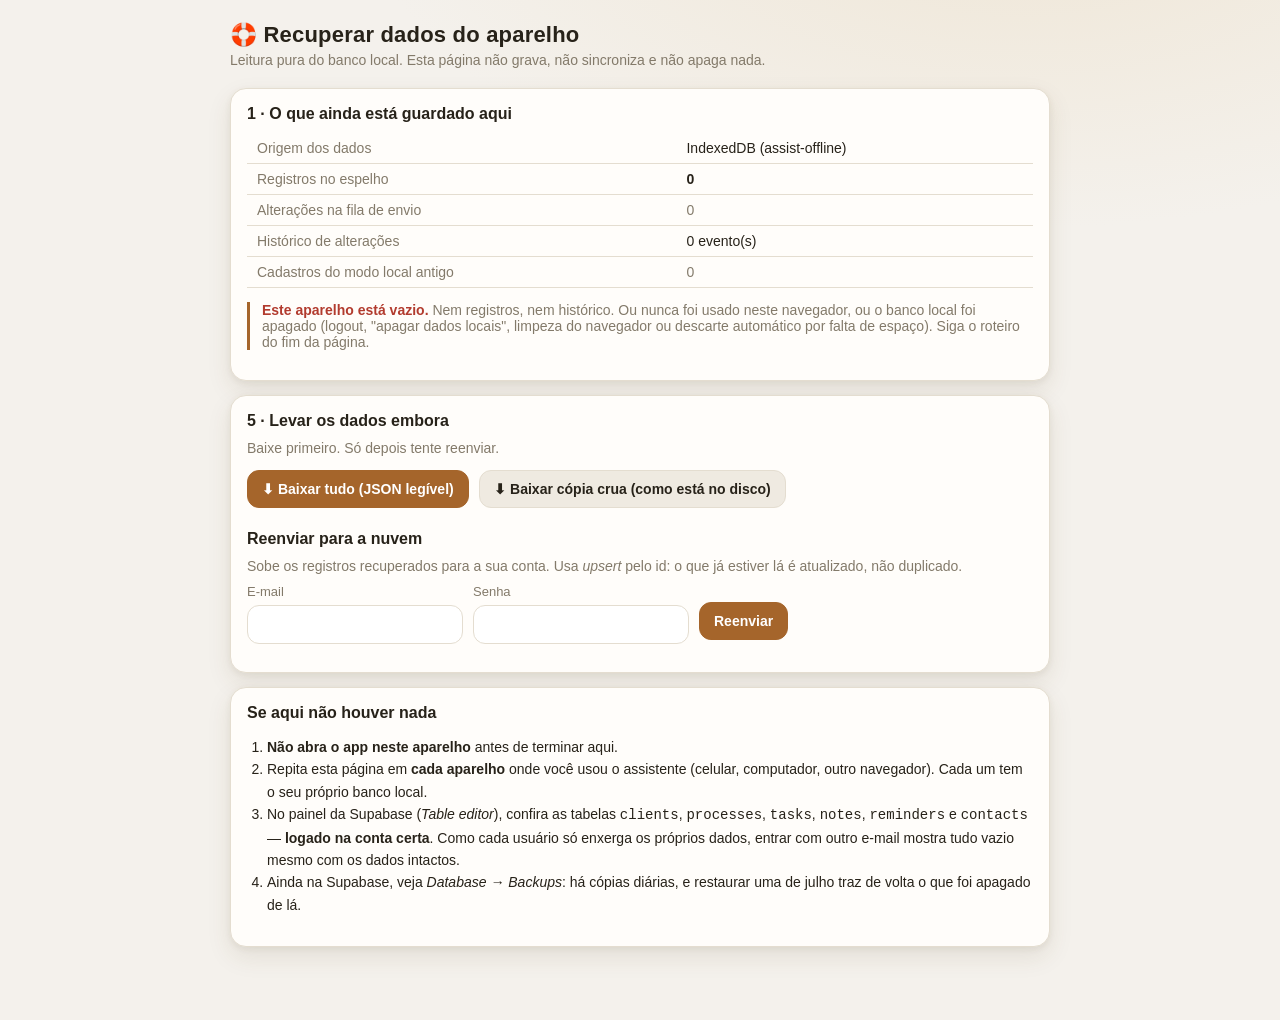
<file: recuperar.html>
<!doctype html>
<html lang="pt-BR">
<head>
  <meta charset="utf-8" />
  <meta name="viewport" content="width=device-width, initial-scale=1, viewport-fit=cover" />
  <meta name="theme-color" content="#f4f1ec" />
  <title>Recuperar dados — Meu Assistente</title>
  <link rel="icon" href="icons/icon.svg" type="image/svg+xml" />
  <!--
    ============================================================
     PÁGINA DE RECUPERAÇÃO — SOMENTE LEITURA
    ------------------------------------------------------------
     Esta página é PROPOSITADAMENTE independente do app:
     não importa nenhum módulo de js/, não abre a Supabase no
     boot e NUNCA escreve no banco local. Abrir o app dispara a
     conciliação com a nuvem, que é justamente o que pode ter
     levado dados embora — aqui isso não acontece.

     O que ela faz:
      1. Abre o IndexedDB "assist-offline" em transação de leitura
         e despeja rows / outbox / changelog / meta.
      2. Lê também o plano B em localStorage e os dados do
         "modo local" antigo (assist:<tabela>).
      3. Decifra os registros protegidos, com o PIN, usando
         exatamente os mesmos parâmetros do app
         (PBKDF2-SHA256, 210 mil iterações, AES-GCM).
      4. Mostra o que existe, por tabela e por mês.
      5. Exporta tudo em JSON e, se você quiser, reenvia para a
         nuvem (upsert: não duplica o que já estiver lá).
    ============================================================
  -->
  <style>
    :root{
      --bg:#f4f1ec; --card:#fffdfa; --card-2:#efeae1; --border:#e4ddd0;
      --text:#272219; --muted:#837a6a; --accent:#a5652b; --accent-2:#8a5220;
      --green:#5a7d3a; --red:#b23b2e; --radius:16px;
      --shadow:0 2px 6px rgba(90,68,34,.07), 0 10px 24px rgba(90,68,34,.10);
    }
    *{box-sizing:border-box}
    html,body{margin:0;padding:0}
    body{
      font-family:-apple-system,BlinkMacSystemFont,"Segoe UI",Roboto,Helvetica,Arial,sans-serif;
      background:radial-gradient(1200px 600px at 80% -10%, #efe6d6 0%, var(--bg) 55%);
      color:var(--text); min-height:100vh; -webkit-font-smoothing:antialiased;
      padding:22px 16px 60px;
    }
    .wrap{max-width:820px;margin:0 auto}
    h1{font-size:22px;margin:0 0 4px;letter-spacing:.2px}
    h2{font-size:16px;margin:0 0 10px}
    .sub{color:var(--muted);font-size:14px;margin:0 0 20px}
    .card{background:var(--card);border:1px solid var(--border);border-radius:var(--radius);
      padding:16px;margin-bottom:14px;box-shadow:var(--shadow);overflow-wrap:anywhere}
    .btn{border:1px solid var(--border);background:var(--card-2);color:var(--text);
      border-radius:12px;padding:10px 14px;font-size:14px;font-weight:600;cursor:pointer;
      font-family:inherit;margin:4px 6px 4px 0}
    .btn:hover{border-color:var(--accent)}
    .btn:disabled{opacity:.5;cursor:default}
    .btn-primary{background:var(--accent);border-color:var(--accent);color:#fff}
    .btn-primary:hover{background:var(--accent-2)}
    input{font-family:inherit;font-size:15px;padding:10px 12px;border:1px solid var(--border);
      border-radius:12px;background:#fff;color:var(--text);width:100%;max-width:280px}
    label{display:block;font-size:13px;color:var(--muted);margin:0 0 6px}
    table{border-collapse:collapse;width:100%;font-size:14px}
    th,td{text-align:left;padding:7px 10px;border-bottom:1px solid var(--border)}
    th{color:var(--muted);font-weight:600;font-size:12px;text-transform:uppercase;letter-spacing:.4px}
    td.n,th.n{text-align:right;font-variant-numeric:tabular-nums}
    .ok{color:var(--green);font-weight:600}
    .bad{color:var(--red);font-weight:600}
    .warn{color:var(--accent);font-weight:600}
    .muted{color:var(--muted)}
    .pill{display:inline-block;background:var(--card-2);border:1px solid var(--border);
      border-radius:999px;padding:3px 10px;font-size:12px;margin:0 6px 6px 0}
    pre{background:var(--card-2);border:1px solid var(--border);border-radius:12px;
      padding:12px;overflow:auto;font-size:12px;max-height:340px;margin:10px 0 0}
    .row{display:flex;gap:10px;align-items:flex-end;flex-wrap:wrap}
    .hidden{display:none!important}
    .note{border-left:3px solid var(--accent);padding-left:12px;font-size:14px;color:var(--muted)}
    ol{padding-left:20px;font-size:14px;line-height:1.6}
    a{color:var(--accent-2)}
  </style>
</head>
<body>
<div class="wrap">
  <h1>🛟 Recuperar dados do aparelho</h1>
  <p class="sub">Leitura pura do banco local. Esta página não grava, não sincroniza e não apaga nada.</p>

  <div class="card">
    <h2>1 · O que ainda está guardado aqui</h2>
    <div id="diag">Lendo o aparelho…</div>
  </div>

  <div class="card hidden" id="card-pin">
    <h2>2 · Registros protegidos por PIN</h2>
    <p class="note" id="pin-note"></p>
    <div class="row" style="margin-top:12px">
      <div>
        <label for="pin">PIN do aparelho</label>
        <input id="pin" type="password" inputmode="numeric" maxlength="12" placeholder="seu PIN" />
      </div>
      <button class="btn btn-primary" id="btn-dec">Abrir os registros</button>
    </div>
    <p id="pin-msg" style="font-size:14px;margin:12px 0 0"></p>
  </div>

  <div class="card hidden" id="card-tables">
    <h2>3 · O que foi encontrado</h2>
    <div id="tables"></div>
    <h2 style="margin-top:22px">Por mês de cadastro</h2>
    <div id="months"></div>
  </div>

  <div class="card hidden" id="card-log">
    <h2>4 · Histórico de alterações deste aparelho</h2>
    <p class="sub" style="margin:0 0 10px">O app registra cada criação, edição e exclusão feita aqui. Este histórico não é cifrado e sobrevive mesmo quando o registro em si some — serve como prova do que existiu e de quando sumiu.</p>
    <div id="log"></div>
  </div>

  <div class="card hidden" id="card-out">
    <h2>5 · Levar os dados embora</h2>
    <p class="sub" style="margin:0 0 10px">Baixe primeiro. Só depois tente reenviar.</p>
    <button class="btn btn-primary" id="btn-json">⬇ Baixar tudo (JSON legível)</button>
    <button class="btn" id="btn-raw">⬇ Baixar cópia crua (como está no disco)</button>
    <div id="reenvio" style="margin-top:18px">
      <h2>Reenviar para a nuvem</h2>
      <p class="sub" style="margin:0 0 10px">Sobe os registros recuperados para a sua conta. Usa <em>upsert</em> pelo id: o que já estiver lá é atualizado, não duplicado.</p>
      <div class="row">
        <div><label for="em">E-mail</label><input id="em" type="email" autocomplete="username" /></div>
        <div><label for="pw">Senha</label><input id="pw" type="password" autocomplete="current-password" /></div>
        <button class="btn btn-primary" id="btn-up">Reenviar</button>
      </div>
      <p id="up-msg" style="font-size:14px;margin:12px 0 0"></p>
    </div>
  </div>

  <div class="card">
    <h2>Se aqui não houver nada</h2>
    <ol>
      <li><strong>Não abra o app neste aparelho</strong> antes de terminar aqui.</li>
      <li>Repita esta página em <strong>cada aparelho</strong> onde você usou o assistente (celular, computador, outro navegador). Cada um tem o seu próprio banco local.</li>
      <li>No painel da Supabase (<em>Table editor</em>), confira as tabelas <code>clients</code>, <code>processes</code>, <code>tasks</code>, <code>notes</code>, <code>reminders</code> e <code>contacts</code> — <strong>logado na conta certa</strong>. Como cada usuário só enxerga os próprios dados, entrar com outro e-mail mostra tudo vazio mesmo com os dados intactos.</li>
      <li>Ainda na Supabase, veja <em>Database → Backups</em>: há cópias diárias, e restaurar uma de julho traz de volta o que foi apagado de lá.</li>
    </ol>
  </div>
</div>

<script>
// ==============================================================
//  Constantes espelhadas do app (não importamos nada de js/)
// ==============================================================
const DB_NAME = "assist-offline";
const STORES = ["rows", "outbox", "changelog", "meta"];
const TABLES = ["tasks", "notes", "reminders", "clients", "processes", "contacts"];
const CFG_KEY = "assist:sec:cfg";
const LOG_KEY = "assist:sec:logs";

const $ = (s) => document.querySelector(s);
const esc = (s) => String(s ?? "").replace(/[&<>"]/g, (c) => ({ "&": "&amp;", "<": "&lt;", ">": "&gt;", '"': "&quot;" }[c]));

// ==============================================================
//  Leitura do IndexedDB — sempre readonly, nunca cria nem migra
// ==============================================================
async function openExisting() {
  if (typeof indexedDB === "undefined") return null;
  // Abrir um banco inexistente o CRIA. Antes de tentar, confirmamos que ele já
  // existe — assim a página não deixa rastro nenhum no aparelho.
  try {
    if (indexedDB.databases) {
      const lista = await indexedDB.databases();
      if (Array.isArray(lista) && lista.length && !lista.some((d) => d.name === DB_NAME)) return null;
    }
  } catch { /* navegador sem databases(): segue e abre normalmente */ }
  return new Promise((resolve) => {
    let req;
    try { req = indexedDB.open(DB_NAME); } // sem versão: jamais dispara upgrade
    catch { return resolve(null); }
    req.onsuccess = () => resolve(req.result);
    req.onerror = () => resolve(null);
    req.onblocked = () => resolve(null);
  });
}
function readStore(db, store) {
  return new Promise((resolve) => {
    if (!db.objectStoreNames.contains(store)) return resolve([]);
    try {
      const req = db.transaction(store, "readonly").objectStore(store).getAll();
      req.onsuccess = () => resolve(req.result || []);
      req.onerror = () => resolve([]);
    } catch { resolve([]); }
  });
}

// Plano B do app quando não há IndexedDB, e o "modo local" anterior ao offline.
function readLocalStorageFallback() {
  const out = { rows: [], outbox: [], changelog: [], meta: [] };
  for (const s of STORES) {
    try { const v = JSON.parse(localStorage.getItem(`assist:offline:${s}`)); if (Array.isArray(v)) out[s] = v; } catch {}
  }
  return out;
}
function readLegacyLocal() {
  const out = [];
  for (const t of TABLES) {
    try {
      const v = JSON.parse(localStorage.getItem(`assist:${t}`));
      if (Array.isArray(v)) for (const r of v) out.push({ _table: t, ...r });
    } catch {}
  }
  return out;
}

// ==============================================================
//  Cripto — idêntica a js/security.js
// ==============================================================
const encTxt = new TextEncoder(), decTxt = new TextDecoder();
const unb64 = (s) => Uint8Array.from(atob(s), (c) => c.charCodeAt(0));
function readCfg() { try { return JSON.parse(localStorage.getItem(CFG_KEY)) || {}; } catch { return {}; } }

async function deriveKey(pin, saltB64, iters) {
  const base = await crypto.subtle.importKey("raw", encTxt.encode(pin), "PBKDF2", false, ["deriveKey"]);
  return crypto.subtle.deriveKey(
    { name: "PBKDF2", salt: unb64(saltB64), iterations: iters, hash: "SHA-256" },
    base, { name: "AES-GCM", length: 256 }, false, ["encrypt", "decrypt"],
  );
}
async function decWith(k, rec) {
  const pt = await crypto.subtle.decrypt({ name: "AES-GCM", iv: unb64(rec._iv) }, k, unb64(rec._ct));
  return JSON.parse(decTxt.decode(pt));
}

// ==============================================================
//  Estado
// ==============================================================
const D = { rows: [], outbox: [], changelog: [], meta: [], legacy: [], origem: "", key: null, aberto: [] };

// ==============================================================
//  1 · Diagnóstico
// ==============================================================
async function carregar() {
  const db = await openExisting();
  if (db) {
    const [rows, outbox, changelog, meta] = await Promise.all(STORES.map((s) => readStore(db, s)));
    Object.assign(D, { rows, outbox, changelog, meta, origem: "IndexedDB (assist-offline)" });
    try { db.close(); } catch {}
  }
  if (!D.rows.length && !D.changelog.length) {
    const fb = readLocalStorageFallback();
    if (fb.rows.length || fb.changelog.length) { Object.assign(D, fb, { origem: "localStorage (plano B)" }); }
  }
  D.legacy = readLegacyLocal();
  if (!D.origem) D.origem = D.legacy.length ? "localStorage (modo local antigo)" : "nenhuma base encontrada";

  const cifrados = D.rows.filter((r) => r._ct).length;
  const claros = D.rows.length - cifrados;
  const cfg = readCfg();
  const temChave = !!(cfg.salt && cfg.verifier);

  const linhas = [
    ["Origem dos dados", esc(D.origem)],
    ["Registros no espelho", `<strong>${D.rows.length}</strong>` + (cifrados ? ` <span class="warn">(${cifrados} cifrados · ${claros} em texto normal)</span>` : "")],
    ["Alterações na fila de envio", D.outbox.length ? `<span class="warn">${D.outbox.length} nunca subiram para a nuvem</span>` : `<span class="muted">0</span>`],
    ["Histórico de alterações", `${D.changelog.length} evento(s)`],
    ["Cadastros do modo local antigo", D.legacy.length ? `${D.legacy.length}` : `<span class="muted">0</span>`],
  ];
  if (cifrados) {
    linhas.push(["Chave para decifrar", temChave
      ? `<span class="ok">presente</span> — dá para abrir com o PIN`
      : `<span class="bad">ausente</span> — a configuração de segurança foi removida deste aparelho`]);
  }

  $("#diag").innerHTML =
    `<table><tbody>${linhas.map(([k, v]) => `<tr><td class="muted">${k}</td><td>${v}</td></tr>`).join("")}</tbody></table>` +
    veredito(cifrados, temChave);

  if (cifrados) {
    $("#card-pin").classList.remove("hidden");
    $("#pin-note").innerHTML = temChave
      ? `${cifrados} registro(s) estão cifrados. Digite o PIN para abri-los — a chave é derivada aqui mesmo, no seu navegador, e não sai daqui.`
      : `<span class="bad">A configuração de segurança (<code>${CFG_KEY}</code>) não está mais neste navegador.</span> Sem ela não há sal nem verificador, e o PIN sozinho não reconstrói a chave. Estes ${cifrados} registro(s) não podem ser abertos aqui — mas <strong>baixe a cópia crua mesmo assim</strong>: se a configuração aparecer em outro navegador ou num backup, ela ainda pode ser aberta lá.`;
  }

  D.aberto = D.rows.filter((r) => !r._ct).map(limpar);
  mostrar();
  mostrarLog();
  $("#card-out").classList.remove("hidden");
}

function veredito(cifrados, temChave) {
  const total = D.rows.length + D.legacy.length;
  if (!total && !D.changelog.length) {
    return `<p class="note" style="margin-top:14px"><span class="bad">Este aparelho está vazio.</span> Nem registros, nem histórico. Ou nunca foi usado neste navegador, ou o banco local foi apagado (logout, "apagar dados locais", limpeza do navegador ou descarte automático por falta de espaço). Siga o roteiro do fim da página.</p>`;
  }
  if (!total && D.changelog.length) {
    return `<p class="note" style="margin-top:14px"><span class="bad">Os registros sumiram, mas o histórico ficou.</span> Isso é a marca de um espelho sobrescrito, não de uma limpeza completa do navegador. A seção 4 mostra o que existiu e quando. Baixe a cópia crua e confira a nuvem.</p>`;
  }
  if (cifrados && !temChave) {
    return `<p class="note" style="margin-top:14px"><span class="bad">Há dados aqui, mas trancados sem chaveiro.</span> Baixe a cópia crua agora — ela preserva os registros cifrados para uma tentativa futura.</p>`;
  }
  if (D.outbox.length) {
    return `<p class="note" style="margin-top:14px"><span class="warn">Há ${D.outbox.length} alteração(ões) que nunca chegaram à nuvem.</span> Elas existem só aqui. Baixe e reenvie antes de qualquer outra coisa.</p>`;
  }
  return `<p class="note" style="margin-top:14px"><span class="ok">Há dados guardados neste aparelho.</span> Baixe a cópia antes de voltar ao app.</p>`;
}

// ==============================================================
//  2 · Decifrar
// ==============================================================
$("#btn-dec").onclick = async () => {
  const cfg = readCfg();
  const msg = $("#pin-msg");
  if (!cfg.salt || !cfg.verifier) { msg.innerHTML = `<span class="bad">Sem a configuração de segurança neste navegador, não há como derivar a chave.</span>`; return; }
  const pin = $("#pin").value.trim();
  if (!pin) { msg.innerHTML = `<span class="bad">Digite o PIN.</span>`; return; }
  msg.textContent = "Derivando a chave (210 mil iterações, leva alguns segundos)…";
  try {
    const k = await deriveKey(pin, cfg.salt, cfg.iters || 210000);
    const v = await decWith(k, cfg.verifier);      // confere o PIN
    if (!v || v.v !== "assist-ok") throw new Error("verificador não confere");
    D.key = k;
    let ok = 0, falhou = 0;
    const abertos = [];
    for (const r of D.rows) {
      if (!r._ct) { abertos.push(limpar(r)); continue; }
      try { abertos.push({ _table: r._table, ...(await decWith(k, r)) }); ok++; }
      catch { falhou++; }
    }
    D.aberto = abertos;
    msg.innerHTML = `<span class="ok">✓ PIN correto.</span> ${ok} registro(s) abertos` +
      (falhou ? ` · <span class="warn">${falhou} não abriram (foram cifrados com um PIN anterior)</span>` : "") + ".";
    mostrar();
  } catch {
    msg.innerHTML = `<span class="bad">PIN incorreto</span> — ou estes registros foram cifrados com outro PIN.`;
  }
};

function limpar(r) {
  const { _key, _iv, _ct, ...rest } = r;
  return rest;
}

// ==============================================================
//  3 · O que foi encontrado (por tabela e por mês)
// ==============================================================
const rotulo = { tasks: "Tarefas e prazos", notes: "Notas", reminders: "Lembretes", clients: "Clientes", processes: "Processos", contacts: "Contatos" };
const nomeMes = (ym) => {
  const [a, m] = ym.split("-");
  const meses = ["janeiro", "fevereiro", "março", "abril", "maio", "junho", "julho", "agosto", "setembro", "outubro", "novembro", "dezembro"];
  return `${meses[Number(m) - 1] || m} de ${a}`;
};
const mesDe = (r) => (typeof r?.created_at === "string" && r.created_at.length >= 7 ? r.created_at.slice(0, 7) : null);

function mostrar() {
  const todos = D.aberto.concat(D.legacy);
  if (!todos.length && !D.outbox.length) return;
  $("#card-tables").classList.remove("hidden");

  const porTabela = new Map();
  for (const r of todos) {
    const t = r._table || "?";
    if (!porTabela.has(t)) porTabela.set(t, []);
    porTabela.get(t).push(r);
  }
  const pendPorTabela = new Map();
  for (const o of D.outbox) pendPorTabela.set(o.table, (pendPorTabela.get(o.table) || 0) + 1);

  const chaves = [...new Set([...porTabela.keys(), ...pendPorTabela.keys()])].sort();
  $("#tables").innerHTML = chaves.length
    ? `<table><thead><tr><th>Tabela</th><th class="n">Registros</th><th class="n">Sem subir</th></tr></thead><tbody>` +
      chaves.map((t) => {
        const n = (porTabela.get(t) || []).length, p = pendPorTabela.get(t) || 0;
        return `<tr><td>${esc(rotulo[t] || t)}</td><td class="n">${n}</td><td class="n">${p ? `<span class="warn">${p}</span>` : "<span class=\"muted\">—</span>"}</td></tr>`;
      }).join("") + `</tbody></table>`
    : `<p class="muted">Nada legível ainda.</p>`;

  const porMes = new Map();
  let semData = 0;
  for (const r of todos) {
    const ym = mesDe(r);
    if (!ym) { semData++; continue; }
    porMes.set(ym, (porMes.get(ym) || 0) + 1);
  }
  const meses = [...porMes.entries()].sort((a, b) => (a[0] < b[0] ? 1 : -1));
  $("#months").innerHTML = meses.length
    ? `<table><thead><tr><th>Mês</th><th class="n">Cadastros</th></tr></thead><tbody>` +
      meses.map(([ym, n]) => `<tr><td>${esc(nomeMes(ym))}</td><td class="n">${n}</td></tr>`).join("") +
      (semData ? `<tr><td class="muted">sem data de cadastro</td><td class="n">${semData}</td></tr>` : "") +
      `</tbody></table>`
    : `<p class="muted">Nenhum registro com data de cadastro.</p>`;
}

// ==============================================================
//  4 · Histórico local (não é cifrado — sobrevive ao resto)
// ==============================================================
function mostrarLog() {
  const cl = D.changelog.slice().sort((a, b) => (b.seq || 0) - (a.seq || 0));
  const acessos = (() => { try { return JSON.parse(localStorage.getItem(LOG_KEY)) || []; } catch { return []; } })();
  if (!cl.length && !acessos.length) return;
  $("#card-log").classList.remove("hidden");

  const porMes = new Map();
  for (const c of cl) {
    const ym = typeof c.ts === "string" ? c.ts.slice(0, 7) : "?";
    if (!porMes.has(ym)) porMes.set(ym, { insert: 0, update: 0, remove: 0 });
    const b = porMes.get(ym);
    if (b[c.op] != null) b[c.op]++;
  }
  const meses = [...porMes.entries()].sort((a, b) => (a[0] < b[0] ? 1 : -1));

  let html = meses.length
    ? `<table><thead><tr><th>Mês</th><th class="n">Criados</th><th class="n">Editados</th><th class="n">Excluídos</th></tr></thead><tbody>` +
      meses.map(([ym, b]) => `<tr><td>${esc(ym === "?" ? "sem data" : nomeMes(ym))}</td><td class="n">${b.insert}</td><td class="n">${b.update}</td><td class="n">${b.remove ? `<span class="bad">${b.remove}</span>` : 0}</td></tr>`).join("") +
      `</tbody></table>`
    : "";

  if (acessos.length) {
    const nome = { unlock: "Desbloqueio", autolock: "Bloqueio automático", lock: "Bloqueio", enable: "Proteção ATIVADA", disable: "Proteção desativada" };
    html += `<h2 style="margin-top:22px">Eventos de segurança</h2>
      <p class="sub" style="margin:0 0 10px">Quando a proteção foi ligada, desligada ou destravada. Ligar ou trocar o PIN regrava o banco inteiro — se a perda coincide com uma dessas datas, foi aí.</p>
      <table><thead><tr><th>Quando</th><th>Evento</th></tr></thead><tbody>` +
      acessos.slice().reverse().slice(0, 40).map((l) =>
        `<tr><td>${esc(new Date(l.ts).toLocaleString("pt-BR"))}</td><td>${l.ok ? "✓" : "✕"} ${esc(nome[l.event] || l.event)}</td></tr>`).join("") +
      `</tbody></table>`;
  }
  $("#log").innerHTML = html;
}

// ==============================================================
//  5 · Exportar / reenviar
// ==============================================================
function baixar(obj, nome) {
  const blob = new Blob([JSON.stringify(obj, null, 2)], { type: "application/json" });
  const url = URL.createObjectURL(blob);
  const a = document.createElement("a");
  a.href = url; a.download = nome;
  document.body.append(a); a.click();
  setTimeout(() => { URL.revokeObjectURL(url); a.remove(); }, 1500);
}
const hoje = () => { const d = new Date(), p = (n) => String(n).padStart(2, "0"); return `${d.getFullYear()}-${p(d.getMonth() + 1)}-${p(d.getDate())}`; };

$("#btn-json").onclick = () => {
  const tabelas = {};
  for (const r of D.aberto.concat(D.legacy)) {
    const t = r._table || "?";
    (tabelas[t] ||= []).push(limpar(r));
  }
  baixar({
    app: "Meu Assistente", tipo: "recuperacao", versao: 1,
    recuperadoEm: new Date().toISOString(), origem: D.origem,
    total: Object.fromEntries(Object.entries(tabelas).map(([t, v]) => [t, v.length])),
    tabelas, filaDeEnvio: D.outbox, historico: D.changelog,
  }, `recuperado-${hoje()}.json`);
};

$("#btn-raw").onclick = () => {
  baixar({
    app: "Meu Assistente", tipo: "backup-cru-do-aparelho", versao: 1,
    exportadoEm: new Date().toISOString(), origem: D.origem,
    seguranca: readCfg(),           // sal e verificador: sem eles o cifrado é inabrível
    rows: D.rows, outbox: D.outbox, changelog: D.changelog, meta: D.meta,
    legado: D.legacy,
  }, `aparelho-cru-${hoje()}.json`);
};

// ---- Reenvio direto pela API REST (sem SDK, sem depender do app) ----
$("#btn-up").onclick = async () => {
  const msg = $("#up-msg");
  const cfgMod = await import("./js/config.js").catch(() => null);
  if (!cfgMod?.SUPABASE_URL) { msg.innerHTML = `<span class="bad">Não consegui ler a configuração da nuvem (js/config.js).</span>`; return; }
  const { SUPABASE_URL: URL_, SUPABASE_ANON_KEY: KEY } = cfgMod;

  const pronto = D.aberto.filter((r) => TABLES.includes(r._table) && r.id);
  if (!pronto.length) { msg.innerHTML = `<span class="bad">Não há registros legíveis para reenviar.</span> Abra os cifrados com o PIN primeiro.`; return; }

  $("#btn-up").disabled = true;
  msg.textContent = "Entrando…";
  try {
    const r = await fetch(`${URL_}/auth/v1/token?grant_type=password`, {
      method: "POST",
      headers: { apikey: KEY, "Content-Type": "application/json" },
      body: JSON.stringify({ email: $("#em").value.trim(), password: $("#pw").value }),
    });
    const auth = await r.json();
    if (!r.ok || !auth.access_token) throw new Error(auth.error_description || auth.msg || "não consegui entrar");
    const uid = auth.user?.id;

    const H = {
      apikey: KEY, Authorization: `Bearer ${auth.access_token}`,
      "Content-Type": "application/json", Prefer: "resolution=merge-duplicates,return=minimal",
    };
    const resumo = [];
    for (const t of TABLES) {
      const linhas = pronto.filter((x) => x._table === t).map((x) => {
        const o = {};
        for (const [k, v] of Object.entries(x)) if (!k.startsWith("_")) o[k] = v;
        o.user_id = uid;                   // a política RLS exige o dono correto
        return o;
      });
      if (!linhas.length) continue;
      let enviados = 0, erro = null;
      for (let i = 0; i < linhas.length; i += 200) {   // lotes: payloads grandes estouram
        const res = await fetch(`${URL_}/rest/v1/${t}`, { method: "POST", headers: H, body: JSON.stringify(linhas.slice(i, i + 200)) });
        if (!res.ok) { erro = (await res.text()).slice(0, 200); break; }
        enviados += Math.min(200, linhas.length - i);
      }
      resumo.push(erro
        ? `<span class="bad">${esc(rotulo[t] || t)}: falhou (${esc(erro)})</span>`
        : `<span class="ok">${esc(rotulo[t] || t)}: ${enviados} enviado(s)</span>`);
    }
    msg.innerHTML = resumo.join("<br>") || "Nada a enviar.";
  } catch (e) {
    msg.innerHTML = `<span class="bad">${esc(e?.message || e)}</span>`;
  } finally {
    $("#btn-up").disabled = false;
  }
};

carregar().catch((e) => { $("#diag").innerHTML = `<span class="bad">Erro ao ler o aparelho: ${esc(e?.message || e)}</span>`; });
</script>
</body>
</html>
</file>
